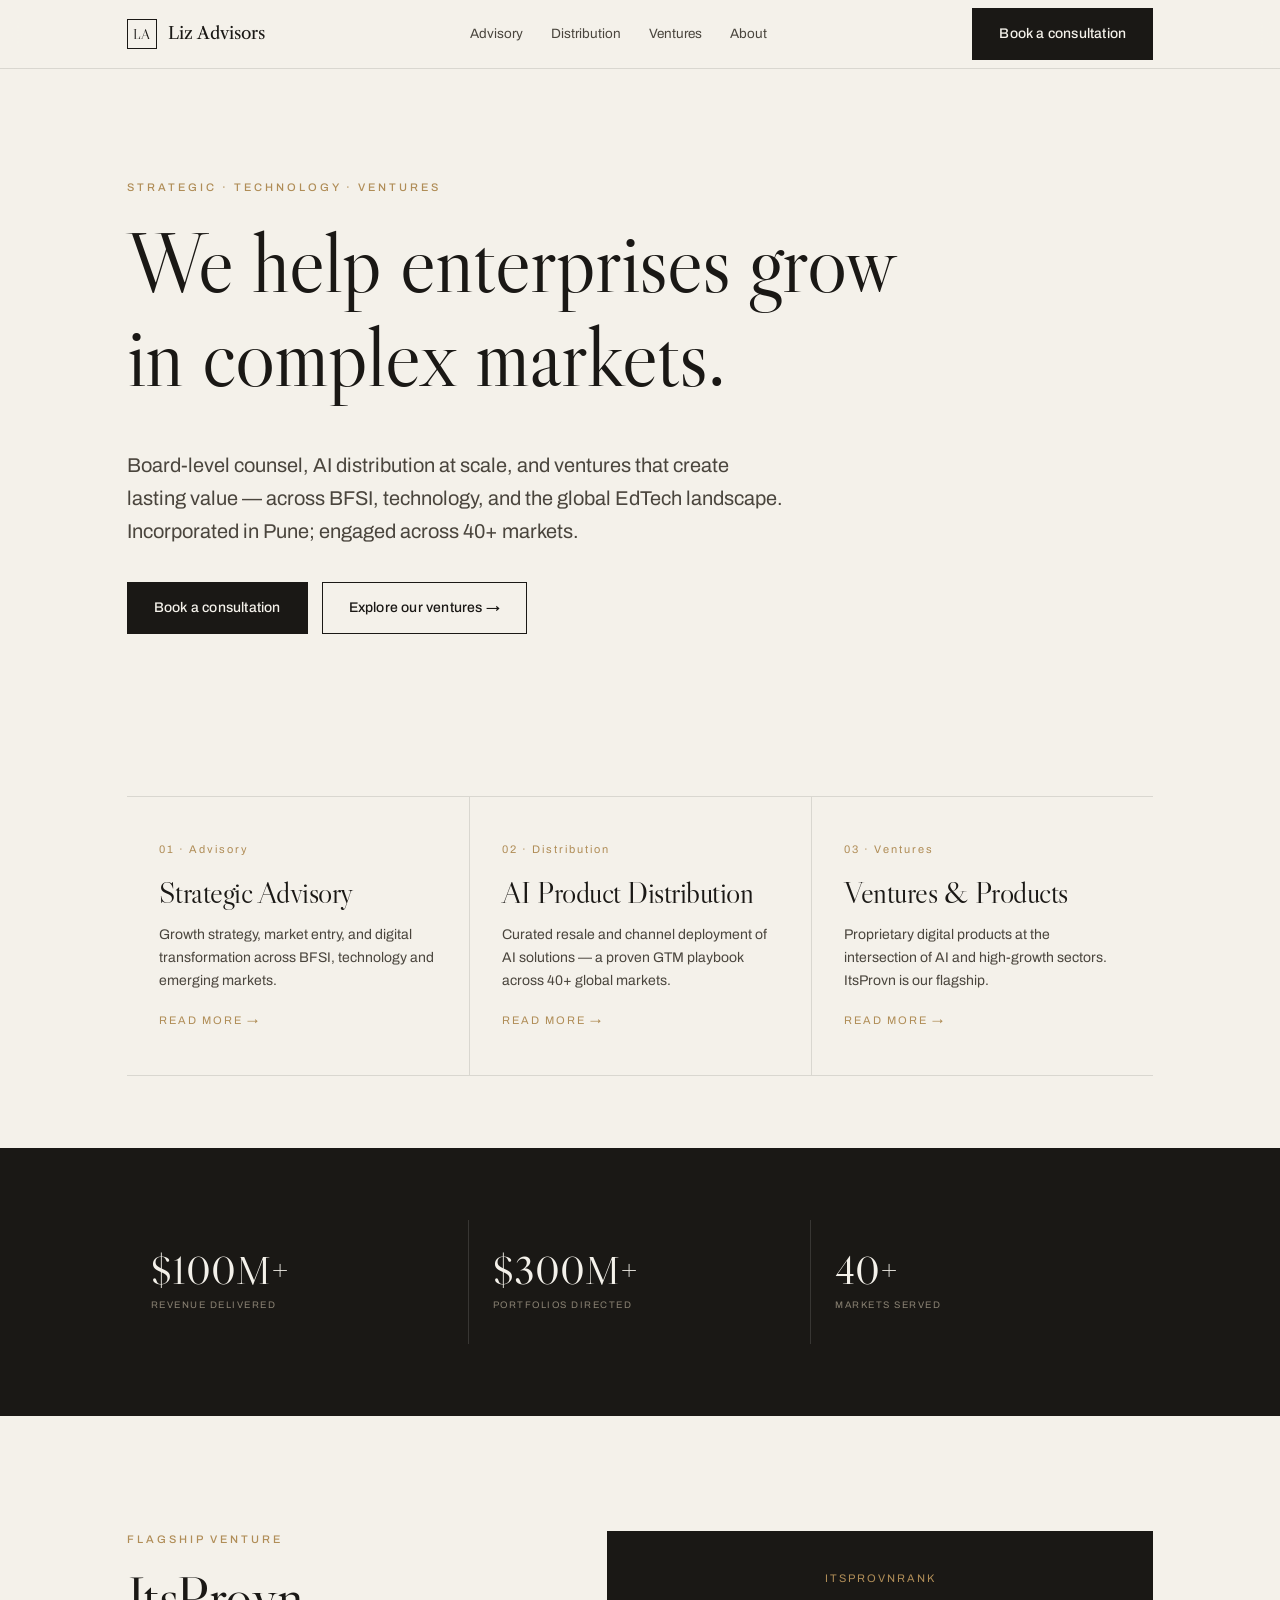
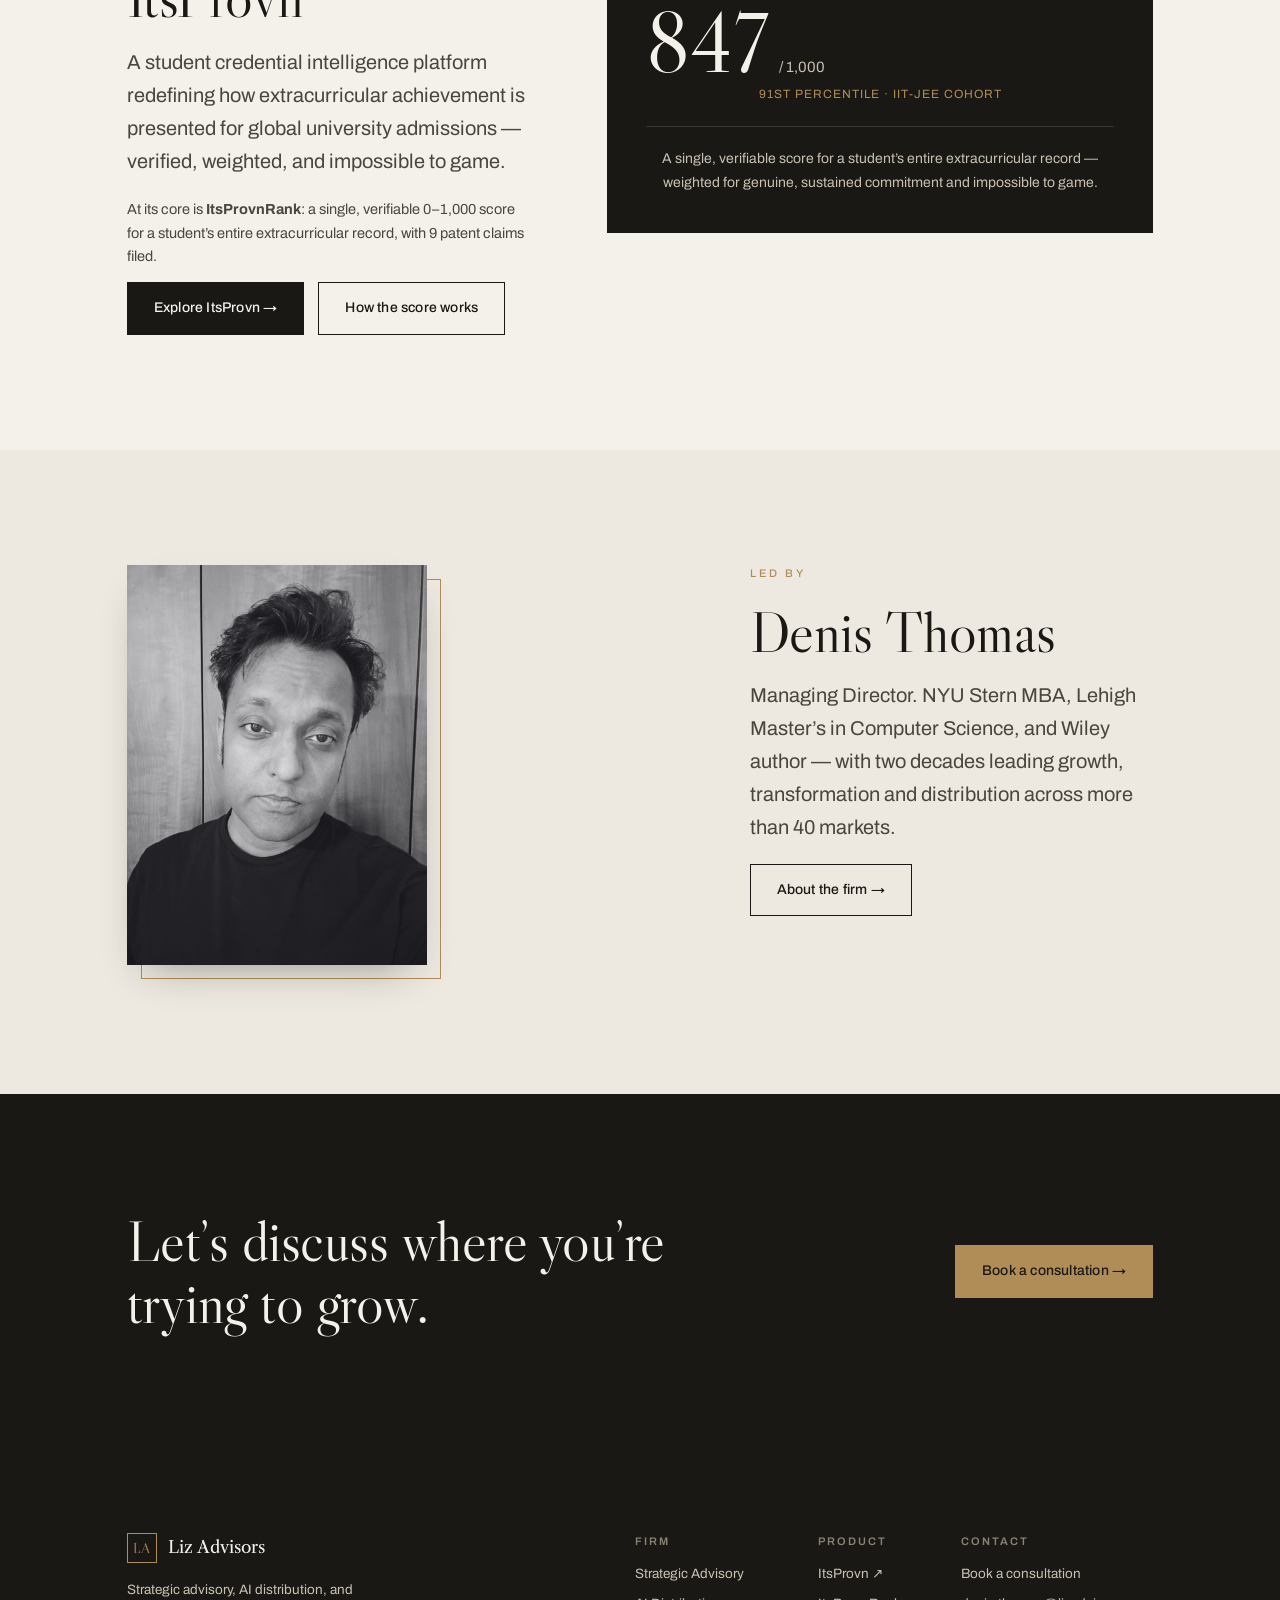
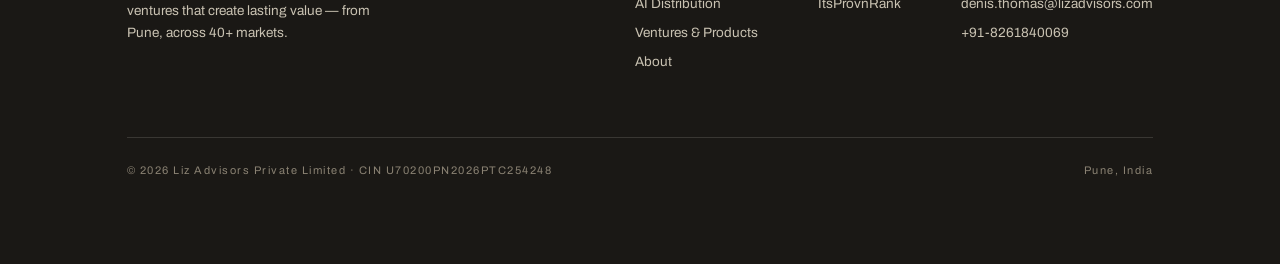
<file: index.html>
<!doctype html>
<html lang="en">
<head>
<meta charset="utf-8">
<meta name="viewport" content="width=device-width, initial-scale=1">
<title>Liz Advisors — Strategic advisory, AI distribution & ventures</title>
<meta name="description" content="Liz Advisors helps enterprises grow in complex markets, deploy AI at scale, and build ventures that create lasting value across BFSI, technology and EdTech.">
<meta property="og:type" content="website">
<meta property="og:site_name" content="Liz Advisors">
<meta property="og:url" content="https://www.lizadvisors.com/">
<meta property="og:title" content="Liz Advisors — Strategic advisory, AI distribution & ventures">
<meta property="og:description" content="Liz Advisors helps enterprises grow in complex markets, deploy AI at scale, and build ventures that create lasting value across BFSI, technology and EdTech.">
<meta property="og:image" content="https://www.lizadvisors.com/assets/og-image.jpg">
<meta property="og:image:width" content="1200">
<meta property="og:image:height" content="630">
<meta name="twitter:card" content="summary_large_image">
<meta name="twitter:title" content="Liz Advisors — Strategic advisory, AI distribution & ventures">
<meta name="twitter:description" content="Liz Advisors helps enterprises grow in complex markets, deploy AI at scale, and build ventures that create lasting value across BFSI, technology and EdTech.">
<meta name="twitter:image" content="https://www.lizadvisors.com/assets/og-image.jpg">
<link rel="canonical" href="https://www.lizadvisors.com/">
<link rel="preconnect" href="https://fonts.googleapis.com"><link rel="preconnect" href="https://fonts.gstatic.com" crossorigin><link href="https://fonts.googleapis.com/css2?family=Libre+Caslon+Display&family=Libre+Caslon+Text:ital,wght@0,400;0,700;1,400&family=Archivo:wght@400;500;600;700&display=swap" rel="stylesheet">
<link rel="stylesheet" href="styles.css">
<link rel="icon" href="assets/favicon.svg">
</head>
<body>
<header class="site-head">
  <div class="container nav">
    <a class="brand" href="index.html" aria-label="Liz Advisors — home"><span class="mark">LA</span><span class="name">Liz Advisors</span></a>
    <nav class="nav-links" aria-label="Primary">
      <a href="advisory.html">Advisory</a>
      <a href="distribution.html">Distribution</a>
      <a href="ventures.html">Ventures</a>
      <a href="about.html">About</a>
    </nav>
    <div class="nav-cta">
      <a class="btn btn--solid" href="contact.html">Book a consultation</a>
      <button class="nav-toggle" id="navToggle" aria-label="Open menu" aria-expanded="false"><span></span><span></span><span></span></button>
    </div>
  </div>
  <div class="mobile-menu" id="mobileMenu">
    <a href="advisory.html">Advisory</a>
    <a href="distribution.html">Distribution</a>
    <a href="ventures.html">Ventures</a>
    <a href="about.html">About</a>
    <a class="btn btn--solid" href="contact.html">Book a consultation</a>
  </div>
</header>
<main>

<section class="hero">
  <div class="container" data-reveal>
    <p class="eyebrow">Strategic &middot; Technology &middot; Ventures</p>
    <h1 class="display">We help enterprises grow in complex markets.</h1>
    <p class="lead">Board-level counsel, AI distribution at scale, and ventures that create lasting value — across BFSI, technology, and the global EdTech landscape. Incorporated in Pune; engaged across 40+ markets.</p>
    <div class="btn-row">
      <a class="btn btn--solid" href="contact.html">Book a consultation</a>
      <a class="btn" href="ventures.html">Explore our ventures &rarr;</a>
    </div>
  </div>
</section>

<section class="section--tight">
  <div class="container"><hr class="hr"></div>
  <div class="container divided grid-3" style="border-top:0" data-reveal>
    <a class="col pillar" href="advisory.html" style="display:block;transition:background .15s" onmouseover="this.style.background='var(--paper-2)'" onmouseout="this.style.background='transparent'">
      <div class="num">01 &middot; Advisory</div><h3 class="h3">Strategic Advisory</h3>
      <p>Growth strategy, market entry, and digital transformation across BFSI, technology and emerging markets.</p>
      <p style="margin-top:16px"><span class="label">Read more &rarr;</span></p>
    </a>
    <a class="col pillar" href="distribution.html" style="display:block;transition:background .15s" onmouseover="this.style.background='var(--paper-2)'" onmouseout="this.style.background='transparent'">
      <div class="num">02 &middot; Distribution</div><h3 class="h3">AI Product Distribution</h3>
      <p>Curated resale and channel deployment of AI solutions — a proven GTM playbook across 40+ global markets.</p>
      <p style="margin-top:16px"><span class="label">Read more &rarr;</span></p>
    </a>
    <a class="col pillar" href="ventures.html" style="display:block;transition:background .15s" onmouseover="this.style.background='var(--paper-2)'" onmouseout="this.style.background='transparent'">
      <div class="num">03 &middot; Ventures</div><h3 class="h3">Ventures &amp; Products</h3>
      <p>Proprietary digital products at the intersection of AI and high-growth sectors. ItsProvn is our flagship.</p>
      <p style="margin-top:16px"><span class="label">Read more &rarr;</span></p>
    </a>
  </div>
  <div class="container"><hr class="hr"></div>
</section>

<section class="bg-ink section--tight">
  <div class="container stats stats--3" data-reveal>
    <div class="stat"><div class="num">$100M+</div><div class="cap">Revenue delivered</div></div>
    <div class="stat"><div class="num">$300M+</div><div class="cap">Portfolios directed</div></div>
    <div class="stat"><div class="num">40+</div><div class="cap">Markets served</div></div>
  </div>
</section>

<section class="section">
  <div class="container featrow" data-reveal>
    <div>
      <p class="eyebrow">Flagship venture</p>
      <h2 class="h2">ItsProvn</h2>
      <p class="lead" style="margin-top:18px">A student credential intelligence platform redefining how extracurricular achievement is presented for global university admissions — verified, weighted, and impossible to game.</p>
      <p class="muted" style="font-size:14.5px">At its core is <strong>ItsProvnRank</strong>: a single, verifiable 0&ndash;1,000 score for a student&rsquo;s entire extracurricular record, with 9 patent claims filed.</p>
      <div class="btn-row" style="margin-top:8px">
        <a class="btn btn--solid" href="https://www.itsprovn.com" target="_blank" rel="noopener">Explore ItsProvn &rarr;</a>
        <a class="btn" href="ventures.html#rank">How the score works</a>
      </div>
    </div>
    <div class="ph" style="background:var(--ink);border:1px solid var(--line);padding:clamp(26px,3vw,38px);display:block;color:var(--paper);font-family:var(--sans)">
  <div class="label" style="color:var(--brass)">ITSPROVNRANK</div>
  <div style="display:flex;align-items:baseline;gap:10px;margin-top:14px"><span style="font-family:var(--serif);font-size:clamp(54px,8vw,84px);line-height:1">847</span><span style="color:var(--stone);font-size:15px">/ 1,000</span></div>
  <div style="font-size:12px;letter-spacing:1px;color:var(--brass);margin-bottom:22px">91ST PERCENTILE &middot; IIT-JEE COHORT</div>
  <p style="color:var(--stone);font-size:14px;line-height:1.65;margin:18px 0 0;border-top:1px solid var(--line-light);padding-top:20px">A single, verifiable score for a student&rsquo;s entire extracurricular record — weighted for genuine, sustained commitment and impossible to game.</p>
</div>
  </div>
</section>

<section class="bg-paper2 section">
  <div class="container featrow featrow--rev" data-reveal>
    <div class="portrait-wrap"><span class="frame" aria-hidden="true"></span><img src="assets/denis-portrait.jpg" alt="Denis Thomas, Managing Director of Liz Advisors"></div>
    <div>
      <p class="eyebrow">Led by</p>
      <h2 class="h2">Denis Thomas</h2>
      <p class="lead" style="margin-top:16px">Managing Director. NYU Stern MBA, Lehigh Master&rsquo;s in Computer Science, and Wiley author — with two decades leading growth, transformation and distribution across more than 40 markets.</p>
      <a class="btn" href="about.html">About the firm &rarr;</a>
    </div>
  </div>
</section>

<section class="bg-ink section">
  <div class="container cta-band" data-reveal>
    <h2 class="h2">Let&rsquo;s discuss where you&rsquo;re trying to grow.</h2>
    <a class="btn btn--brass" href="contact.html">Book a consultation &rarr;</a>
  </div>
</section>
</main>
<footer class="site-foot">
  <div class="container">
    <div class="foot-grid">
      <div class="foot-brand">
        <a class="brand" href="index.html"><span class="mark">LA</span><span class="name">Liz Advisors</span></a>
        <p style="max-width:34ch;margin-top:16px;font-size:13.5px;line-height:1.6;color:var(--stone)">Strategic advisory, AI distribution, and ventures that create lasting value — from Pune, across 40+ markets.</p>
      </div>
      <div class="foot-links">
        <div class="foot-col"><h4>Firm</h4>
          <a href="advisory.html">Strategic Advisory</a>
          <a href="distribution.html">AI Distribution</a>
          <a href="ventures.html">Ventures &amp; Products</a>
          <a href="about.html">About</a></div>
        <div class="foot-col"><h4>Product</h4>
          <a href="https://www.itsprovn.com" target="_blank" rel="noopener">ItsProvn &#8599;</a>
          <a href="ventures.html#rank">ItsProvnRank</a></div>
        <div class="foot-col"><h4>Contact</h4>
          <a href="contact.html">Book a consultation</a>
          <a href="mailto:denis.thomas@lizadvisors.com">denis.thomas@lizadvisors.com</a>
          <a href="tel:+918261840069">+91-8261840069</a></div>
      </div>
    </div>
    <div class="foot-bottom">
      <span>&copy; 2026 Liz Advisors Private Limited &middot; CIN U70200PN2026PTC254248</span>
      <span>Pune, India</span>
    </div>
  </div>
</footer>
<script>
(function(){
  var t=document.getElementById('navToggle'),m=document.getElementById('mobileMenu');
  if(t&&m){t.addEventListener('click',function(){var o=m.classList.toggle('open');t.setAttribute('aria-expanded',o);});}
  var els=document.querySelectorAll('[data-reveal]');
  if('IntersectionObserver' in window){
    var io=new IntersectionObserver(function(es){es.forEach(function(e){if(e.isIntersecting){e.target.classList.add('in');io.unobserve(e.target);}});},{threshold:0.12});
    els.forEach(function(e){io.observe(e);});
  } else { els.forEach(function(e){e.classList.add('in');}); }
})();
</script>
</body>
</html>
</file>
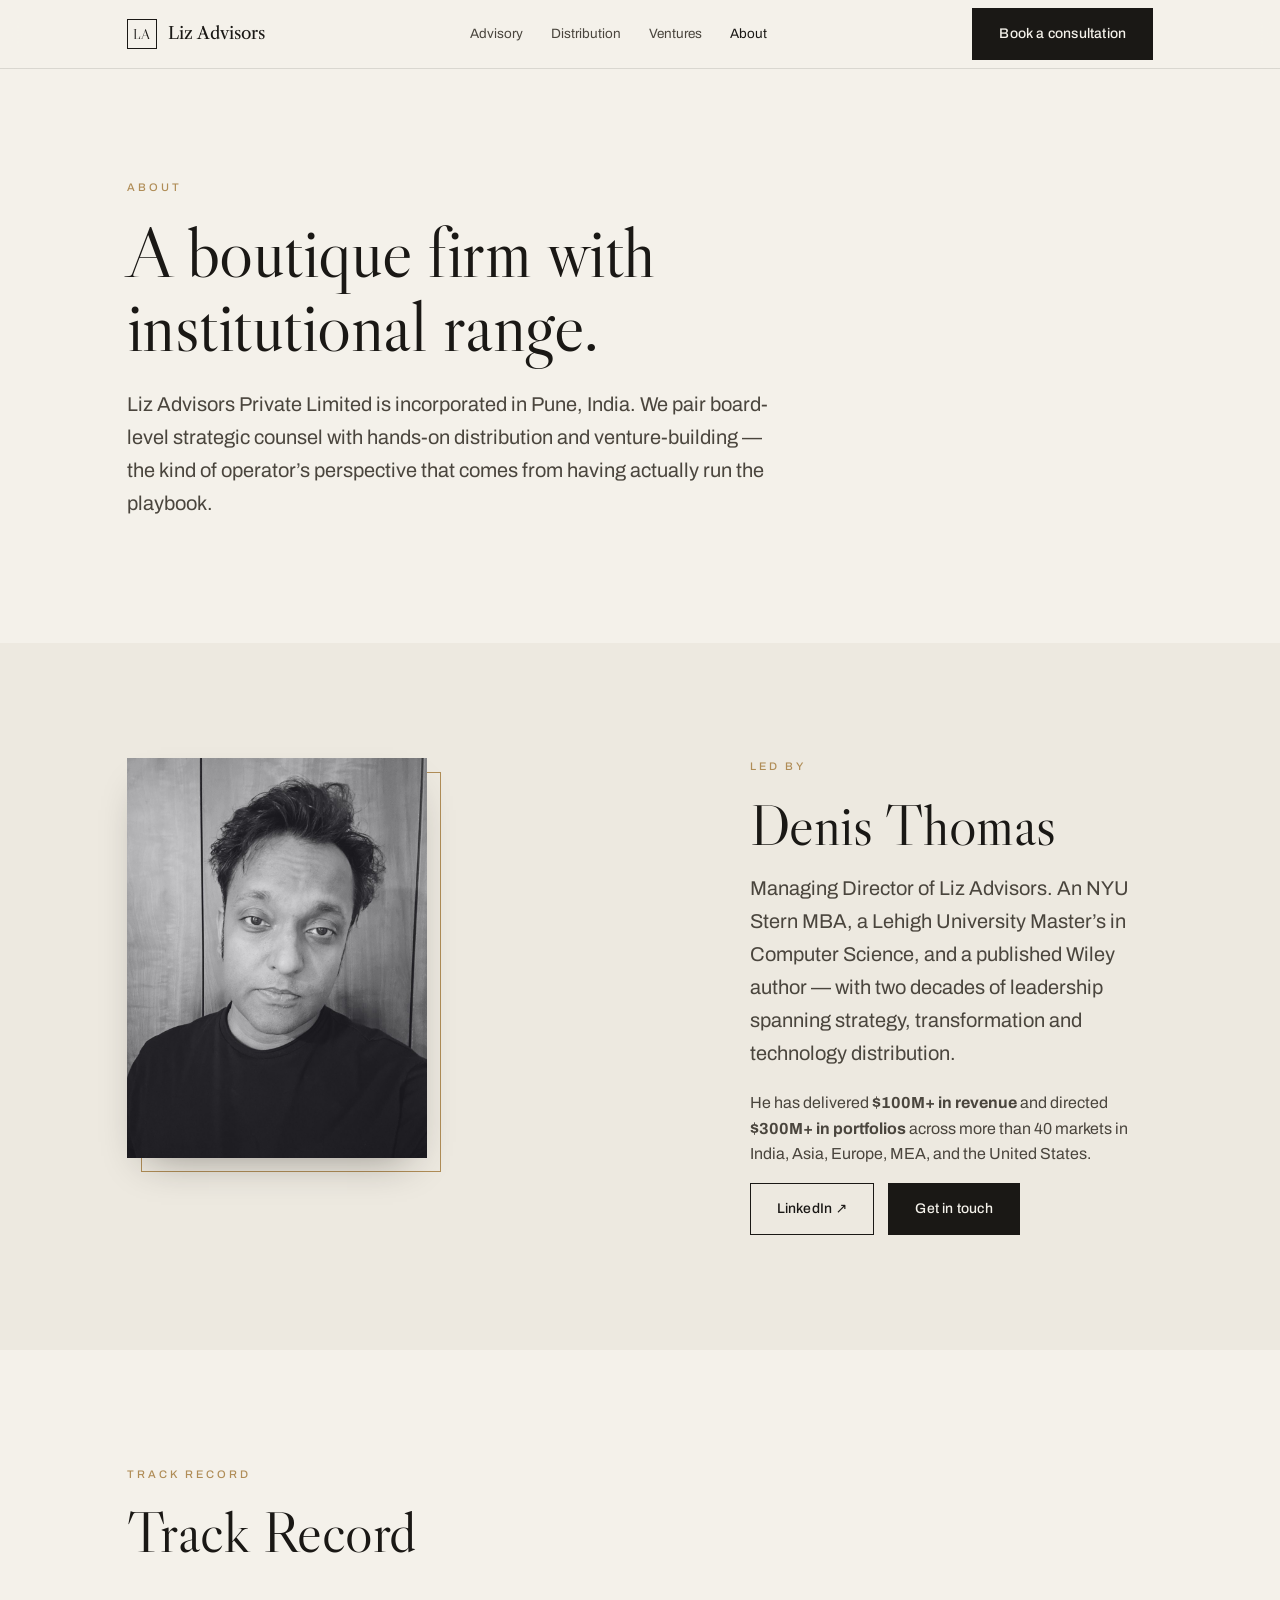
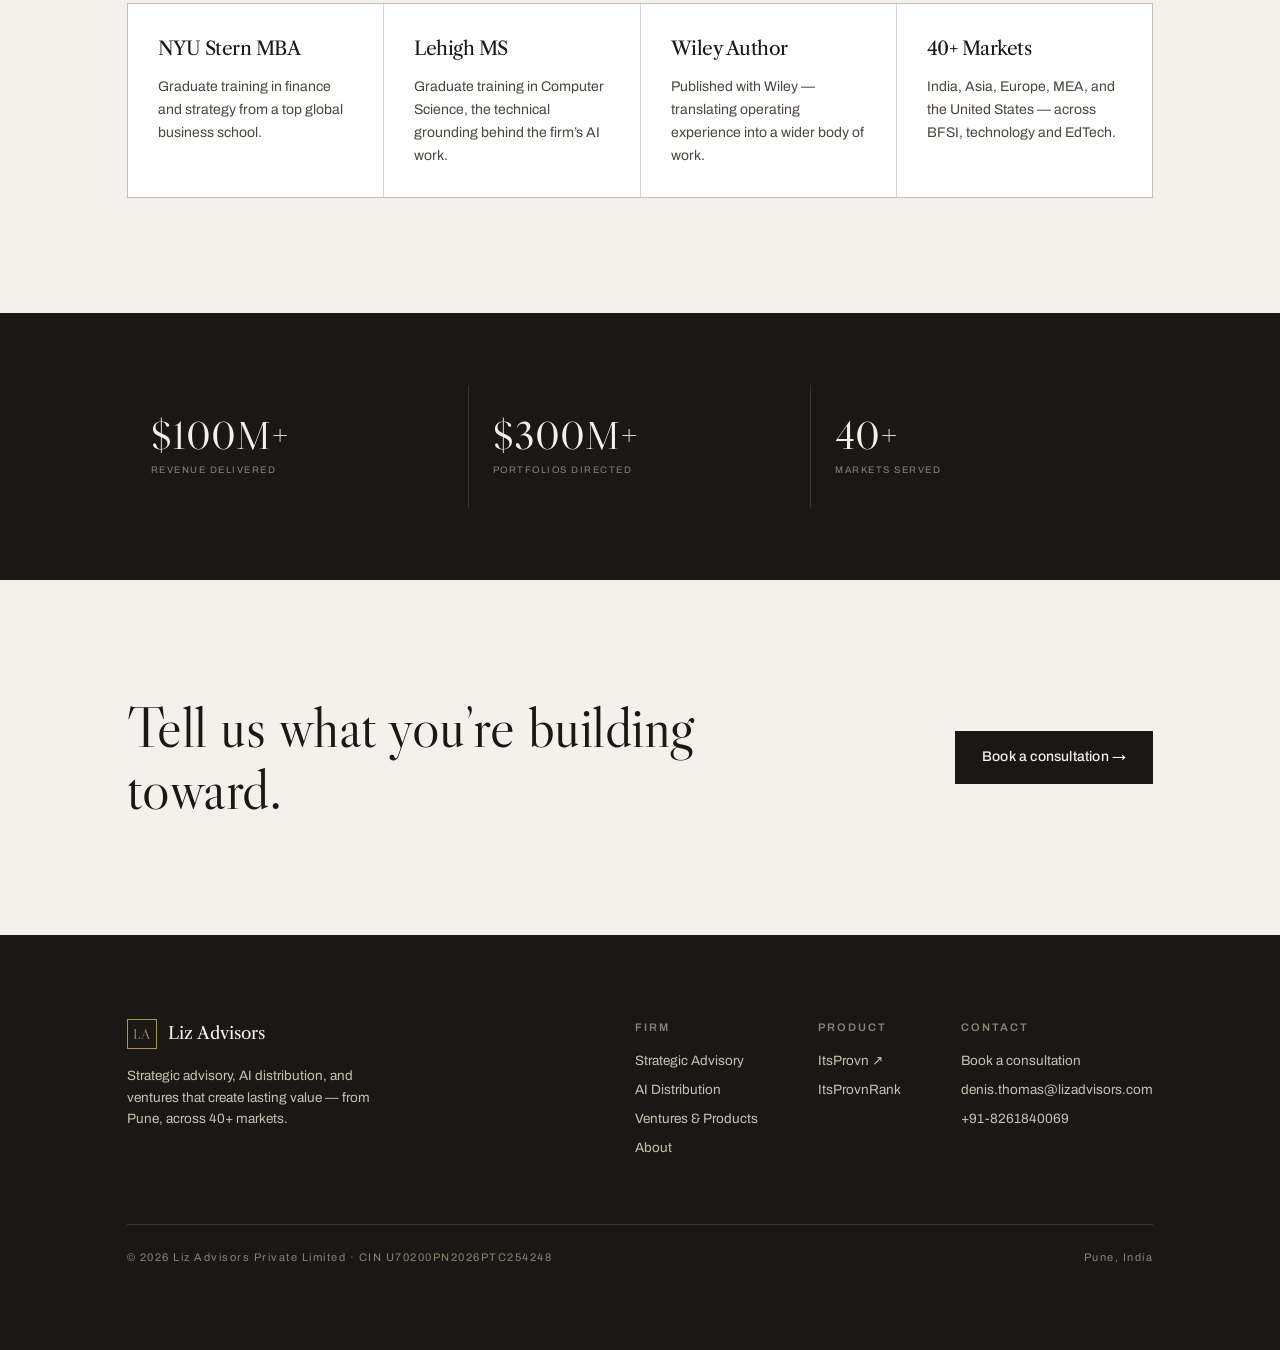
<file: about.html>
<!doctype html>
<html lang="en">
<head>
<meta charset="utf-8">
<meta name="viewport" content="width=device-width, initial-scale=1">
<title>About — Liz Advisors</title>
<meta name="description" content="Led by Denis Thomas — NYU Stern MBA, Lehigh MS in Computer Science and Wiley author. $100M+ revenue delivered across 40+ markets.">
<meta property="og:type" content="website">
<meta property="og:site_name" content="Liz Advisors">
<meta property="og:url" content="https://www.lizadvisors.com/about">
<meta property="og:title" content="About — Liz Advisors">
<meta property="og:description" content="Led by Denis Thomas — NYU Stern MBA, Lehigh MS in Computer Science and Wiley author. $100M+ revenue delivered across 40+ markets.">
<meta property="og:image" content="https://www.lizadvisors.com/assets/og-image.jpg">
<meta property="og:image:width" content="1200">
<meta property="og:image:height" content="630">
<meta name="twitter:card" content="summary_large_image">
<meta name="twitter:title" content="About — Liz Advisors">
<meta name="twitter:description" content="Led by Denis Thomas — NYU Stern MBA, Lehigh MS in Computer Science and Wiley author. $100M+ revenue delivered across 40+ markets.">
<meta name="twitter:image" content="https://www.lizadvisors.com/assets/og-image.jpg">
<link rel="canonical" href="https://www.lizadvisors.com/about">
<link rel="preconnect" href="https://fonts.googleapis.com"><link rel="preconnect" href="https://fonts.gstatic.com" crossorigin><link href="https://fonts.googleapis.com/css2?family=Libre+Caslon+Display&family=Libre+Caslon+Text:ital,wght@0,400;0,700;1,400&family=Archivo:wght@400;500;600;700&display=swap" rel="stylesheet">
<link rel="stylesheet" href="styles.css">
<link rel="icon" href="assets/favicon.svg">
</head>
<body>
<header class="site-head">
  <div class="container nav">
    <a class="brand" href="index.html" aria-label="Liz Advisors — home"><span class="mark">LA</span><span class="name">Liz Advisors</span></a>
    <nav class="nav-links" aria-label="Primary">
      <a href="advisory.html">Advisory</a>
      <a href="distribution.html">Distribution</a>
      <a href="ventures.html">Ventures</a>
      <a href="about.html" aria-current="page">About</a>
    </nav>
    <div class="nav-cta">
      <a class="btn btn--solid" href="contact.html">Book a consultation</a>
      <button class="nav-toggle" id="navToggle" aria-label="Open menu" aria-expanded="false"><span></span><span></span><span></span></button>
    </div>
  </div>
  <div class="mobile-menu" id="mobileMenu">
    <a href="advisory.html">Advisory</a><a href="distribution.html">Distribution</a><a href="ventures.html">Ventures</a><a href="about.html">About</a>
    <a class="btn btn--solid" href="contact.html">Book a consultation</a>
  </div>
</header>
<main>

<section class="hero">
  <div class="container" data-reveal>
    <p class="eyebrow">About</p>
    <h1 class="h1" style="max-width:16ch">A boutique firm with institutional range.</h1>
    <p class="lead" style="margin-top:24px">Liz Advisors Private Limited is incorporated in Pune, India. We pair board-level strategic counsel with hands-on distribution and venture-building — the kind of operator&rsquo;s perspective that comes from having actually run the playbook.</p>
  </div>
</section>

<section class="bg-paper2 section">
  <div class="container featrow featrow--rev" data-reveal>
    <div class="portrait-wrap"><span class="frame" aria-hidden="true"></span><img src="assets/denis-portrait.jpg" alt="Denis Thomas, Managing Director of Liz Advisors"></div>
    <div>
      <p class="eyebrow">Led by</p>
      <h2 class="h2">Denis Thomas</h2>
      <p class="lead" style="margin-top:16px">Managing Director of Liz Advisors. An NYU Stern MBA, a Lehigh University Master&rsquo;s in Computer Science, and a published Wiley author — with two decades of leadership spanning strategy, transformation and technology distribution.</p>
      <p class="muted">He has delivered <strong>$100M+ in revenue</strong> and directed <strong>$300M+ in portfolios</strong> across more than 40 markets in India, Asia, Europe, MEA, and the United States.</p>
      <div class="btn-row"><a class="btn" href="https://www.linkedin.com/in/tdenisk" target="_blank" rel="noopener">LinkedIn &#8599;</a><a class="btn btn--solid" href="contact.html">Get in touch</a></div>
    </div>
  </div>
</section>

<section class="section">
  <div class="container" data-reveal>
    <p class="eyebrow">Track record</p>
    <h2 class="h2" style="max-width:14ch;margin-bottom:40px">Track Record</h2>
    <div class="cardgrid">
      <div class="card"><h3>NYU Stern MBA</h3><p>Graduate training in finance and strategy from a top global business school.</p></div>
      <div class="card"><h3>Lehigh MS</h3><p>Graduate training in Computer Science, the technical grounding behind the firm&rsquo;s AI work.</p></div>
      <div class="card"><h3>Wiley Author</h3><p>Published with Wiley — translating operating experience into a wider body of work.</p></div>
      <div class="card"><h3>40+ Markets</h3><p>India, Asia, Europe, MEA, and the United States — across BFSI, technology and EdTech.</p></div>
    </div>
  </div>
</section>

<section class="bg-ink section--tight">
  <div class="container stats stats--3" data-reveal>
    <div class="stat"><div class="num">$100M+</div><div class="cap">Revenue delivered</div></div>
    <div class="stat"><div class="num">$300M+</div><div class="cap">Portfolios directed</div></div>
    <div class="stat"><div class="num">40+</div><div class="cap">Markets served</div></div>
  </div>
</section>

<section class="section">
  <div class="container cta-band" data-reveal>
    <h2 class="h2">Tell us what you&rsquo;re building toward.</h2>
    <a class="btn btn--solid" href="contact.html">Book a consultation &rarr;</a>
  </div>
</section>
</main>
<footer class="site-foot"><div class="container">
  <div class="foot-grid">
    <div class="foot-brand"><a class="brand" href="index.html"><span class="mark">LA</span><span class="name">Liz Advisors</span></a>
      <p style="max-width:34ch;margin-top:16px;font-size:13.5px;line-height:1.6;color:var(--stone)">Strategic advisory, AI distribution, and ventures that create lasting value — from Pune, across 40+ markets.</p></div>
    <div class="foot-links">
      <div class="foot-col"><h4>Firm</h4><a href="advisory.html">Strategic Advisory</a><a href="distribution.html">AI Distribution</a><a href="ventures.html">Ventures &amp; Products</a><a href="about.html">About</a></div>
      <div class="foot-col"><h4>Product</h4><a href="https://www.itsprovn.com" target="_blank" rel="noopener">ItsProvn &#8599;</a><a href="ventures.html#rank">ItsProvnRank</a></div>
      <div class="foot-col"><h4>Contact</h4><a href="contact.html">Book a consultation</a><a href="mailto:denis.thomas@lizadvisors.com">denis.thomas@lizadvisors.com</a><a href="tel:+918261840069">+91-8261840069</a></div>
    </div>
  </div>
  <div class="foot-bottom"><span>&copy; 2026 Liz Advisors Private Limited &middot; CIN U70200PN2026PTC254248</span><span>Pune, India</span></div>
</div></footer>
<script>(function(){var t=document.getElementById('navToggle'),m=document.getElementById('mobileMenu');if(t&&m){t.addEventListener('click',function(){var o=m.classList.toggle('open');t.setAttribute('aria-expanded',o);});}})();</script>

</body>
</html>
</file>
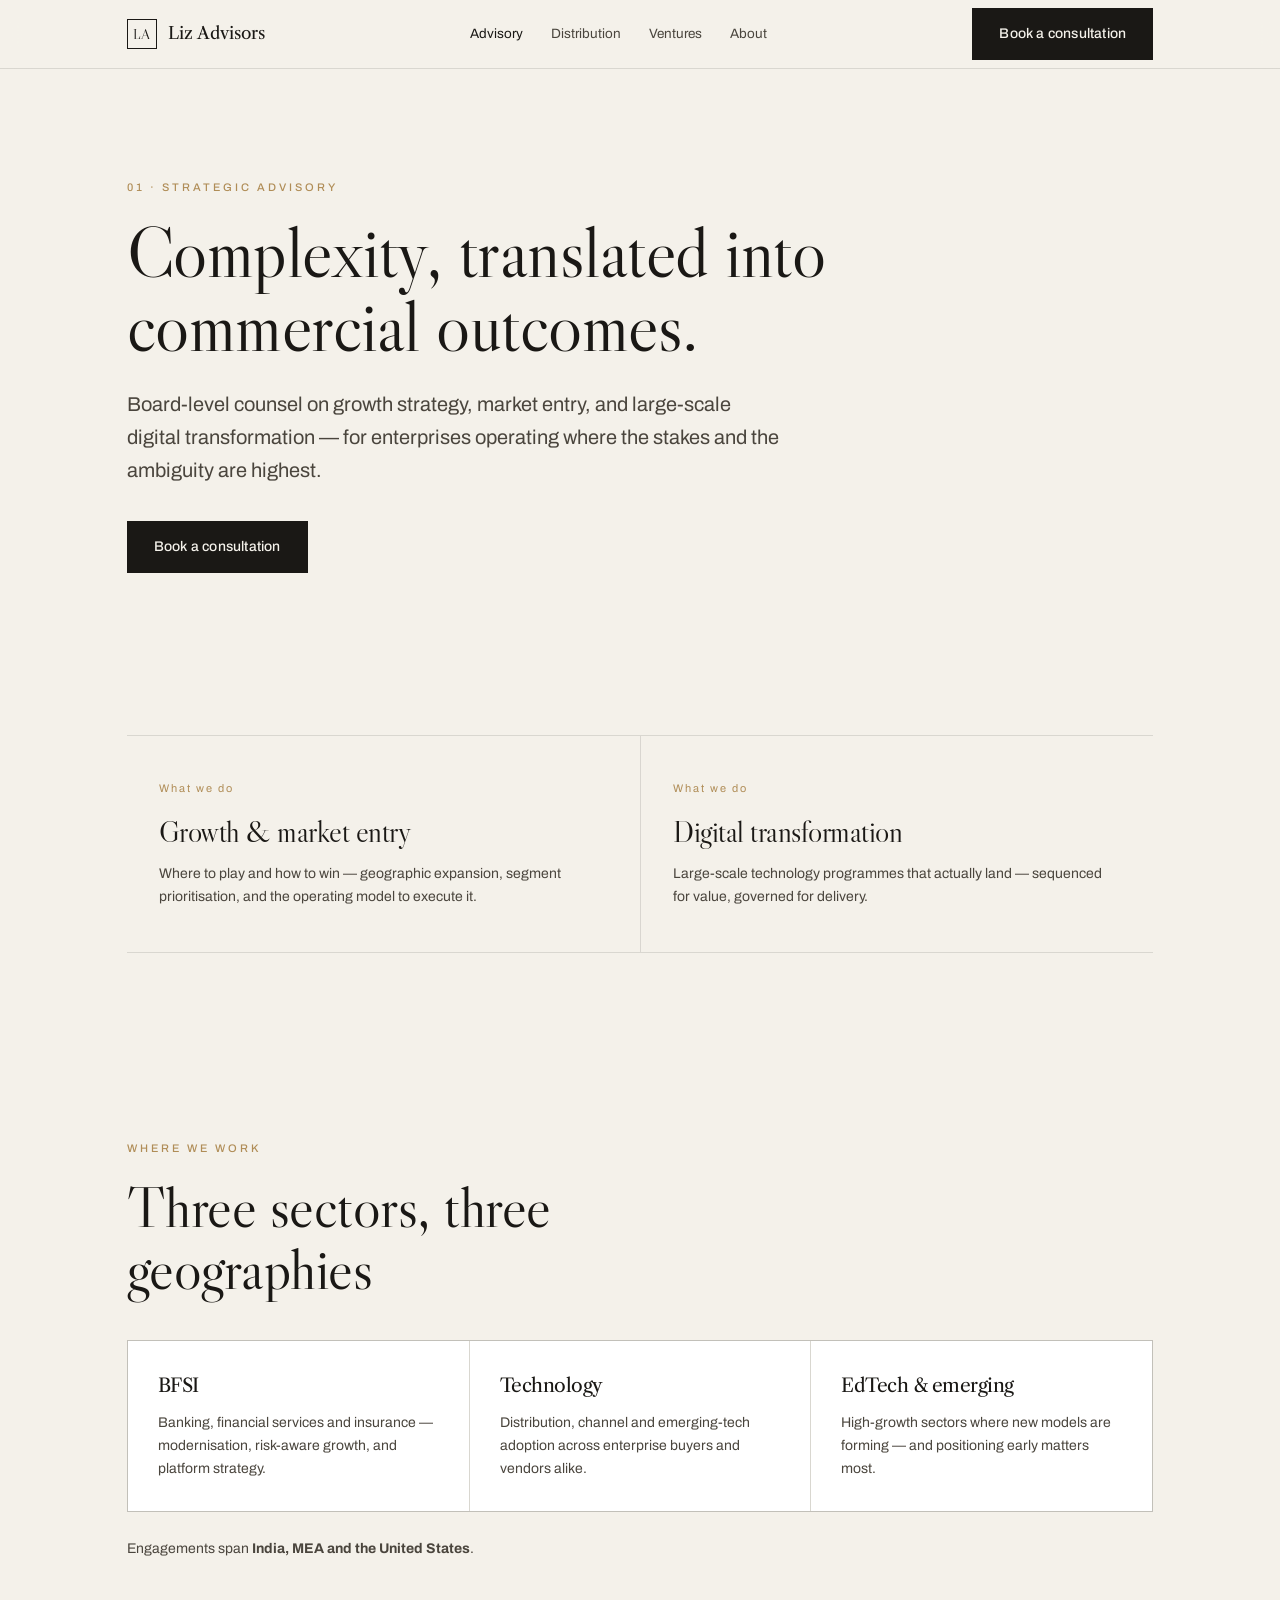
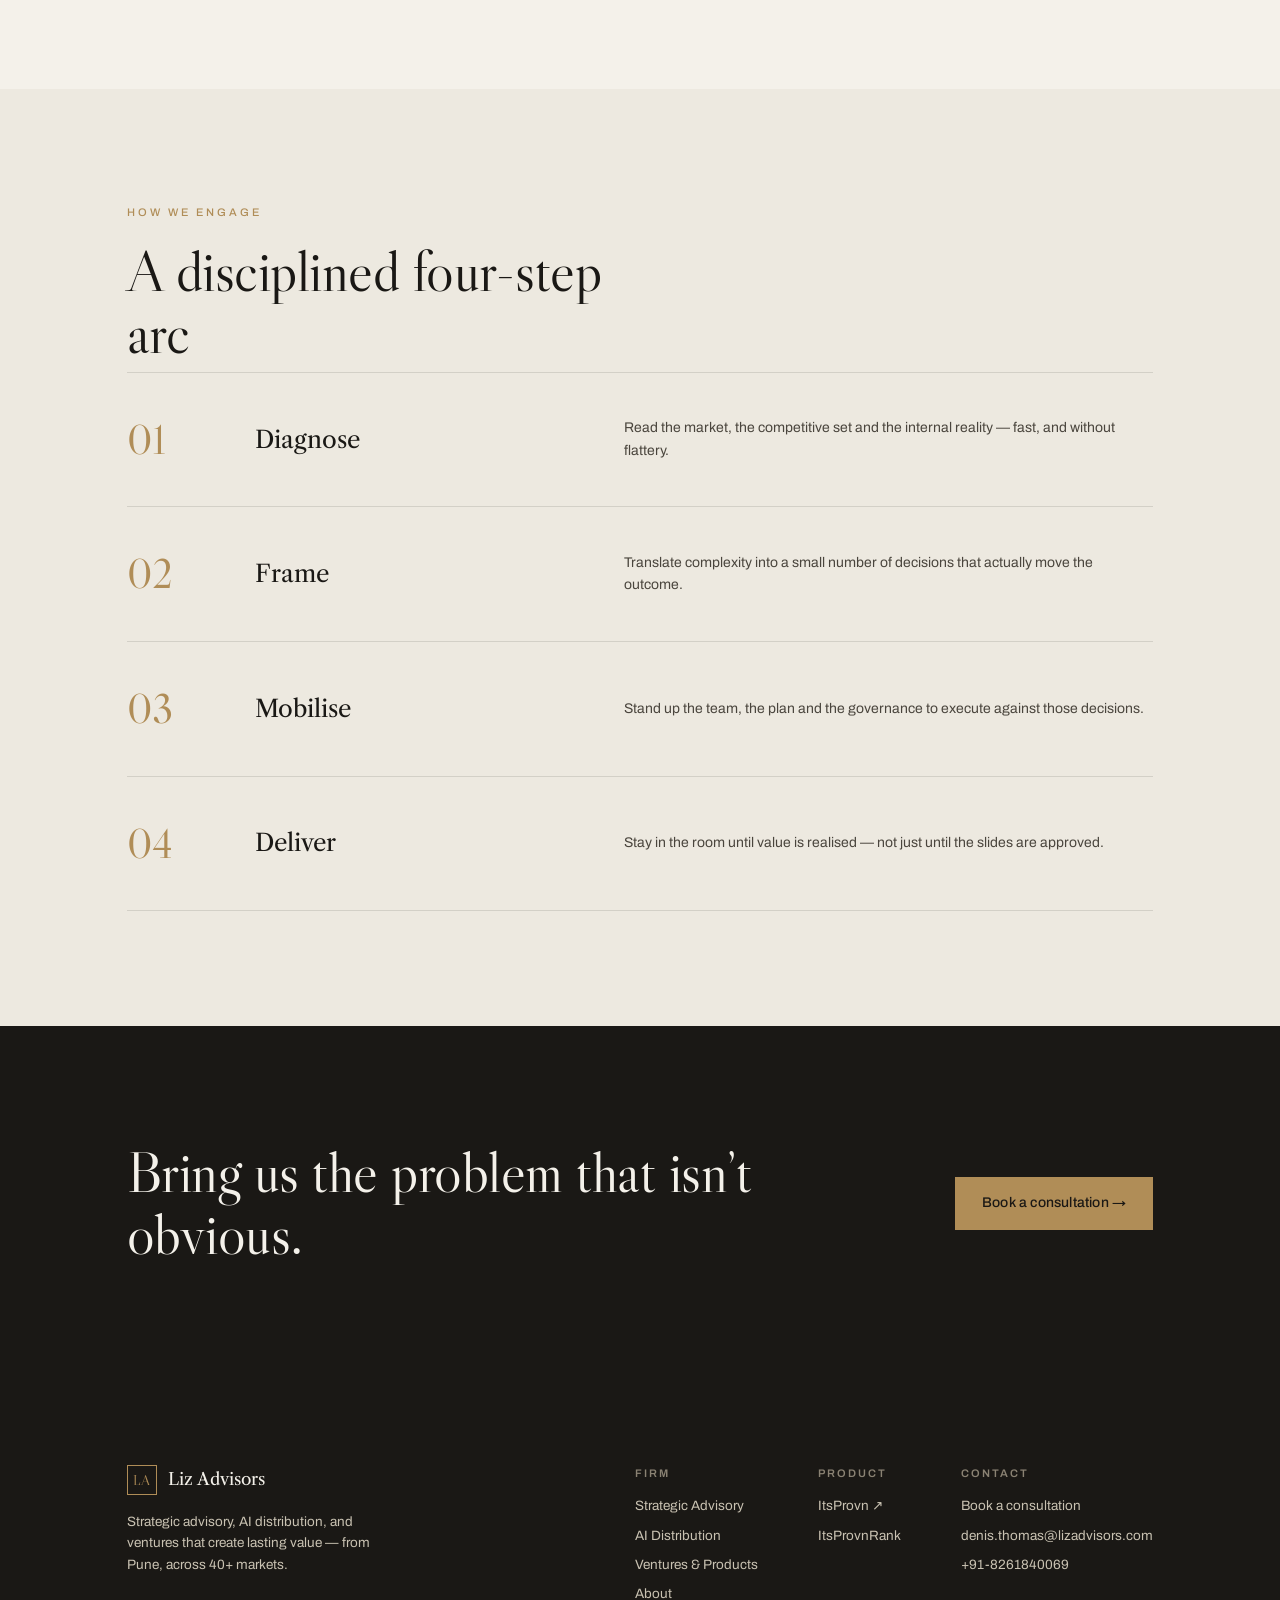
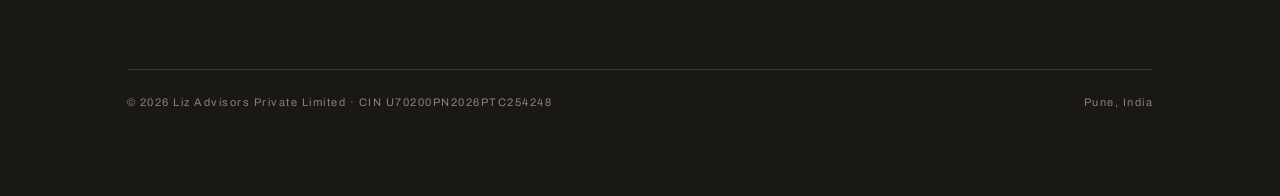
<file: advisory.html>
<!doctype html>
<html lang="en">
<head>
<meta charset="utf-8">
<meta name="viewport" content="width=device-width, initial-scale=1">
<title>Strategic Advisory — Liz Advisors</title>
<meta name="description" content="Board-level counsel on growth strategy, market entry and digital transformation across BFSI, technology and emerging markets.">
<meta property="og:type" content="website">
<meta property="og:site_name" content="Liz Advisors">
<meta property="og:url" content="https://www.lizadvisors.com/advisory">
<meta property="og:title" content="Strategic Advisory — Liz Advisors">
<meta property="og:description" content="Board-level counsel on growth strategy, market entry and digital transformation across BFSI, technology and emerging markets.">
<meta property="og:image" content="https://www.lizadvisors.com/assets/og-image.jpg">
<meta property="og:image:width" content="1200">
<meta property="og:image:height" content="630">
<meta name="twitter:card" content="summary_large_image">
<meta name="twitter:title" content="Strategic Advisory — Liz Advisors">
<meta name="twitter:description" content="Board-level counsel on growth strategy, market entry and digital transformation across BFSI, technology and emerging markets.">
<meta name="twitter:image" content="https://www.lizadvisors.com/assets/og-image.jpg">
<link rel="canonical" href="https://www.lizadvisors.com/advisory">
<link rel="preconnect" href="https://fonts.googleapis.com"><link rel="preconnect" href="https://fonts.gstatic.com" crossorigin><link href="https://fonts.googleapis.com/css2?family=Libre+Caslon+Display&family=Libre+Caslon+Text:ital,wght@0,400;0,700;1,400&family=Archivo:wght@400;500;600;700&display=swap" rel="stylesheet">
<link rel="stylesheet" href="styles.css">
<link rel="icon" href="assets/favicon.svg">
</head>
<body>
<header class="site-head">
  <div class="container nav">
    <a class="brand" href="index.html" aria-label="Liz Advisors — home"><span class="mark">LA</span><span class="name">Liz Advisors</span></a>
    <nav class="nav-links" aria-label="Primary">
      <a href="advisory.html" aria-current="page">Advisory</a>
      <a href="distribution.html">Distribution</a>
      <a href="ventures.html">Ventures</a>
      <a href="about.html">About</a>
    </nav>
    <div class="nav-cta">
      <a class="btn btn--solid" href="contact.html">Book a consultation</a>
      <button class="nav-toggle" id="navToggle" aria-label="Open menu" aria-expanded="false"><span></span><span></span><span></span></button>
    </div>
  </div>
  <div class="mobile-menu" id="mobileMenu">
    <a href="advisory.html">Advisory</a>
    <a href="distribution.html">Distribution</a>
    <a href="ventures.html">Ventures</a>
    <a href="about.html">About</a>
    <a class="btn btn--solid" href="contact.html">Book a consultation</a>
  </div>
</header>
<main>

<section class="hero">
  <div class="container" data-reveal>
    <p class="eyebrow">01 &middot; Strategic Advisory</p>
    <h1 class="h1" style="max-width:18ch">Complexity, translated into commercial outcomes.</h1>
    <p class="lead" style="margin-top:24px">Board-level counsel on growth strategy, market entry, and large-scale digital transformation — for enterprises operating where the stakes and the ambiguity are highest.</p>
    <div class="btn-row"><a class="btn btn--solid" href="contact.html">Book a consultation</a></div>
  </div>
</section>

<section class="section--tight"><div class="container"><hr class="hr"></div>
  <div class="container divided grid-3" style="border-top:0;grid-template-columns:repeat(2,1fr)" data-reveal>
    <div class="col pillar"><div class="num">What we do</div><h3 class="h3">Growth &amp; market entry</h3><p>Where to play and how to win — geographic expansion, segment prioritisation, and the operating model to execute it.</p></div>
    <div class="col pillar"><div class="num">What we do</div><h3 class="h3">Digital transformation</h3><p>Large-scale technology programmes that actually land — sequenced for value, governed for delivery.</p></div>
  </div>
  <div class="container"><hr class="hr"></div>
</section>

<section class="section">
  <div class="container" data-reveal>
    <p class="eyebrow">Where we work</p>
    <h2 class="h2" style="max-width:16ch;margin-bottom:40px">Three sectors, three geographies</h2>
    <div class="cardgrid">
      <div class="card"><h3>BFSI</h3><p>Banking, financial services and insurance — modernisation, risk-aware growth, and platform strategy.</p></div>
      <div class="card"><h3>Technology</h3><p>Distribution, channel and emerging-tech adoption across enterprise buyers and vendors alike.</p></div>
      <div class="card"><h3>EdTech &amp; emerging</h3><p>High-growth sectors where new models are forming — and positioning early matters most.</p></div>
    </div>
    <p class="muted" style="margin-top:26px;font-size:14px">Engagements span <strong>India, MEA and the United States</strong>.</p>
  </div>
</section>

<section class="bg-paper2 section">
  <div class="container" data-reveal>
    <p class="eyebrow">How we engage</p>
    <h2 class="h2" style="max-width:14ch;margin-bottom:8px">A disciplined four-step arc</h2>
    <ul class="tlist">
      <li><span class="n">01</span><span class="t">Diagnose</span><p class="d">Read the market, the competitive set and the internal reality — fast, and without flattery.</p></li>
      <li><span class="n">02</span><span class="t">Frame</span><p class="d">Translate complexity into a small number of decisions that actually move the outcome.</p></li>
      <li><span class="n">03</span><span class="t">Mobilise</span><p class="d">Stand up the team, the plan and the governance to execute against those decisions.</p></li>
      <li><span class="n">04</span><span class="t">Deliver</span><p class="d">Stay in the room until value is realised — not just until the slides are approved.</p></li>
    </ul>
  </div>
</section>

<section class="bg-ink section">
  <div class="container cta-band" data-reveal>
    <h2 class="h2">Bring us the problem that isn&rsquo;t obvious.</h2>
    <a class="btn btn--brass" href="contact.html">Book a consultation &rarr;</a>
  </div>
</section>
</main>
<footer class="site-foot">
  <div class="container">
    <div class="foot-grid">
      <div class="foot-brand">
        <a class="brand" href="index.html"><span class="mark">LA</span><span class="name">Liz Advisors</span></a>
        <p style="max-width:34ch;margin-top:16px;font-size:13.5px;line-height:1.6;color:var(--stone)">Strategic advisory, AI distribution, and ventures that create lasting value — from Pune, across 40+ markets.</p>
      </div>
      <div class="foot-links">
        <div class="foot-col"><h4>Firm</h4>
          <a href="advisory.html">Strategic Advisory</a>
          <a href="distribution.html">AI Distribution</a>
          <a href="ventures.html">Ventures &amp; Products</a>
          <a href="about.html">About</a></div>
        <div class="foot-col"><h4>Product</h4>
          <a href="https://www.itsprovn.com" target="_blank" rel="noopener">ItsProvn &#8599;</a>
          <a href="ventures.html#rank">ItsProvnRank</a></div>
        <div class="foot-col"><h4>Contact</h4>
          <a href="contact.html">Book a consultation</a>
          <a href="mailto:denis.thomas@lizadvisors.com">denis.thomas@lizadvisors.com</a>
          <a href="tel:+918261840069">+91-8261840069</a></div>
      </div>
    </div>
    <div class="foot-bottom">
      <span>&copy; 2026 Liz Advisors Private Limited &middot; CIN U70200PN2026PTC254248</span>
      <span>Pune, India</span>
    </div>
  </div>
</footer>
<script>
(function(){
  var t=document.getElementById('navToggle'),m=document.getElementById('mobileMenu');
  if(t&&m){t.addEventListener('click',function(){var o=m.classList.toggle('open');t.setAttribute('aria-expanded',o);});}
  var els=document.querySelectorAll('[data-reveal]');
  if('IntersectionObserver' in window){
    var io=new IntersectionObserver(function(es){es.forEach(function(e){if(e.isIntersecting){e.target.classList.add('in');io.unobserve(e.target);}});},{threshold:0.12});
    els.forEach(function(e){io.observe(e);});
  } else { els.forEach(function(e){e.classList.add('in');}); }
})();
</script>
</body>
</html>
</file>
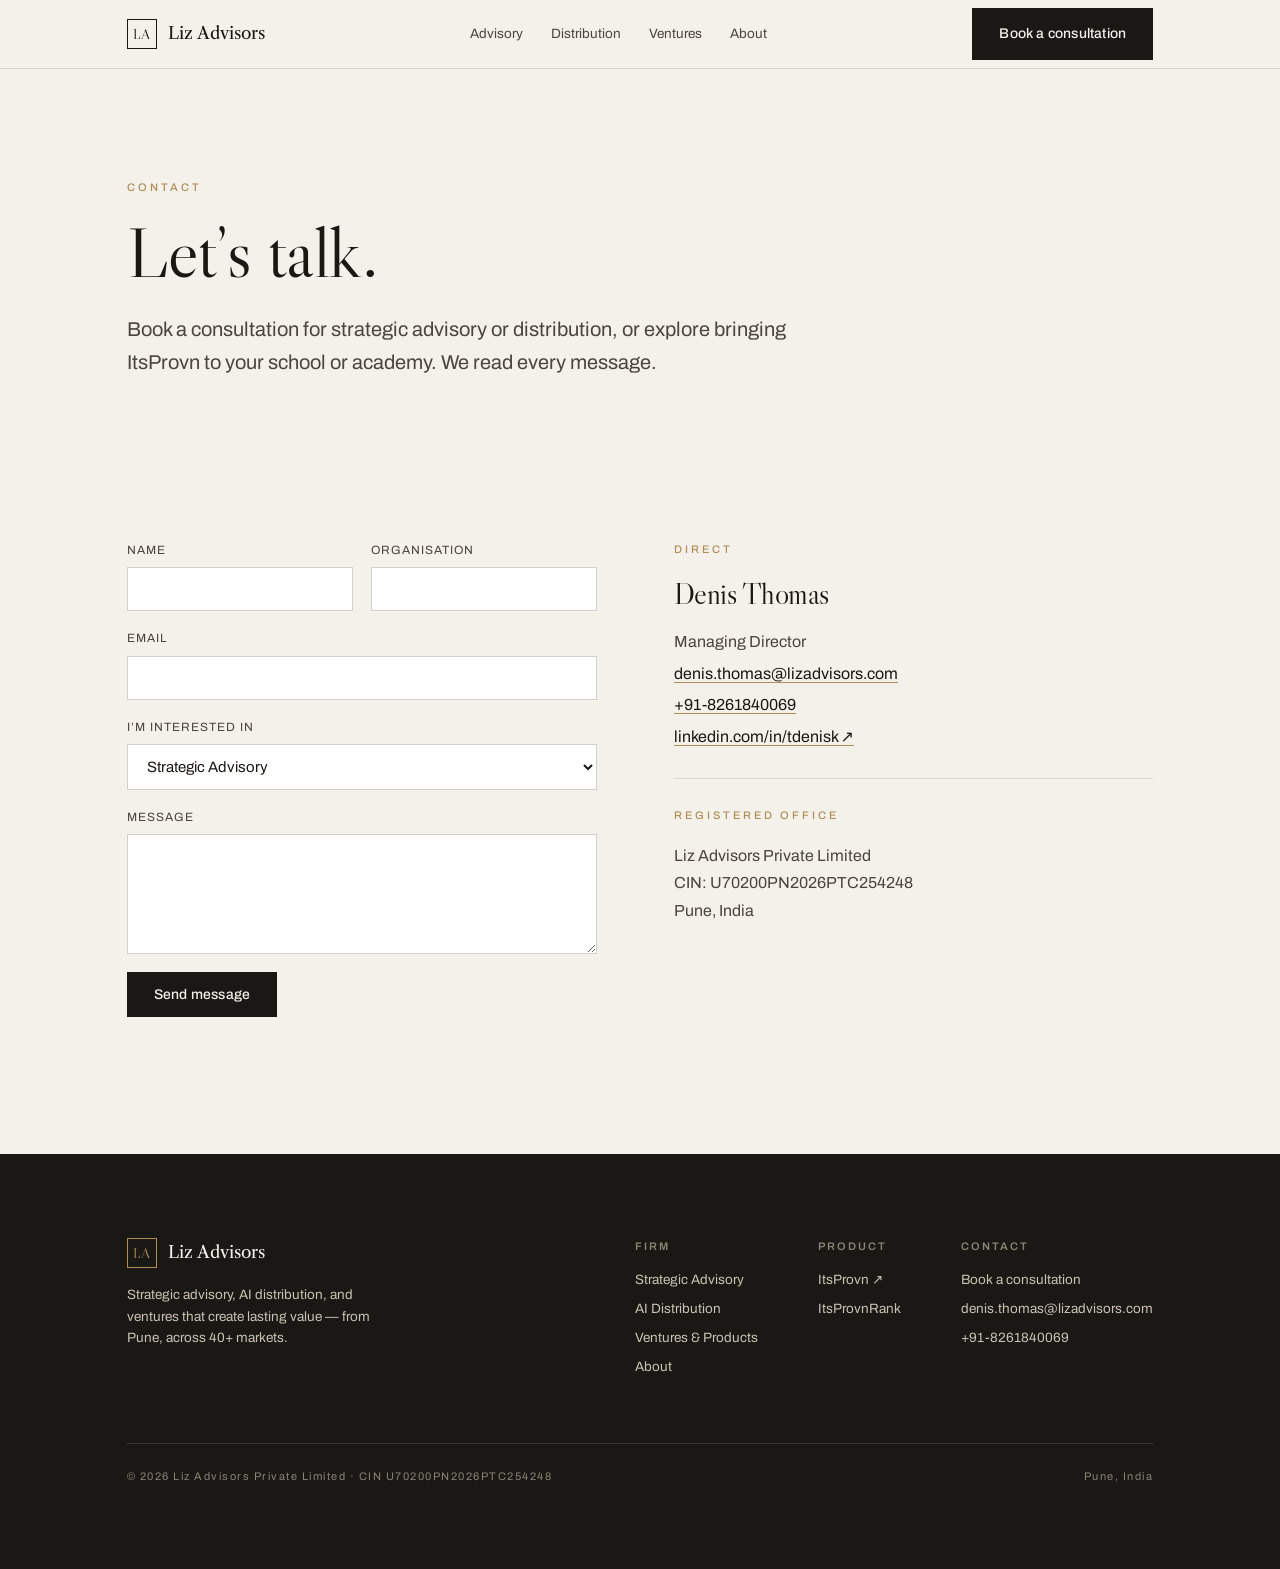
<file: contact.html>
<!doctype html>
<html lang="en">
<head>
<meta charset="utf-8">
<meta name="viewport" content="width=device-width, initial-scale=1">
<title>Contact — Liz Advisors</title>
<meta name="description" content="Book a consultation for strategic advisory or AI distribution, or explore ItsProvn for your school or academy.">
<meta property="og:type" content="website">
<meta property="og:site_name" content="Liz Advisors">
<meta property="og:url" content="https://www.lizadvisors.com/contact">
<meta property="og:title" content="Contact — Liz Advisors">
<meta property="og:description" content="Book a consultation for strategic advisory or AI distribution, or explore ItsProvn for your school or academy.">
<meta property="og:image" content="https://www.lizadvisors.com/assets/og-image.jpg">
<meta property="og:image:width" content="1200">
<meta property="og:image:height" content="630">
<meta name="twitter:card" content="summary_large_image">
<meta name="twitter:title" content="Contact — Liz Advisors">
<meta name="twitter:description" content="Book a consultation for strategic advisory or AI distribution, or explore ItsProvn for your school or academy.">
<meta name="twitter:image" content="https://www.lizadvisors.com/assets/og-image.jpg">
<link rel="canonical" href="https://www.lizadvisors.com/contact">
<link rel="preconnect" href="https://fonts.googleapis.com"><link rel="preconnect" href="https://fonts.gstatic.com" crossorigin><link href="https://fonts.googleapis.com/css2?family=Libre+Caslon+Display&family=Libre+Caslon+Text:ital,wght@0,400;0,700;1,400&family=Archivo:wght@400;500;600;700&display=swap" rel="stylesheet">
<link rel="stylesheet" href="styles.css">
<link rel="icon" href="assets/favicon.svg">
</head>
<body>
<header class="site-head">
  <div class="container nav">
    <a class="brand" href="index.html" aria-label="Liz Advisors — home"><span class="mark">LA</span><span class="name">Liz Advisors</span></a>
    <nav class="nav-links" aria-label="Primary">
      <a href="advisory.html">Advisory</a>
      <a href="distribution.html">Distribution</a>
      <a href="ventures.html">Ventures</a>
      <a href="about.html">About</a>
    </nav>
    <div class="nav-cta">
      <a class="btn btn--solid" href="contact.html">Book a consultation</a>
      <button class="nav-toggle" id="navToggle" aria-label="Open menu" aria-expanded="false"><span></span><span></span><span></span></button>
    </div>
  </div>
  <div class="mobile-menu" id="mobileMenu">
    <a href="advisory.html">Advisory</a><a href="distribution.html">Distribution</a><a href="ventures.html">Ventures</a><a href="about.html">About</a>
    <a class="btn btn--solid" href="contact.html">Book a consultation</a>
  </div>
</header>
<main>

<section class="hero">
  <div class="container" data-reveal>
    <p class="eyebrow">Contact</p>
    <h1 class="h1" style="max-width:14ch">Let&rsquo;s talk.</h1>
    <p class="lead" style="margin-top:24px">Book a consultation for strategic advisory or distribution, or explore bringing ItsProvn to your school or academy. We read every message.</p>
  </div>
</section>

<section class="section" style="padding-top:clamp(20px,3vw,40px)">
  <div class="container featrow" data-reveal>
    <form class="form" id="cf">
      <div class="row-2">
        <div class="field"><label for="nm">Name</label><input id="nm" name="name" required></div>
        <div class="field"><label for="org">Organisation</label><input id="org" name="org"></div>
      </div>
      <div class="field"><label for="em">Email</label><input id="em" name="email" type="email" required></div>
      <div class="field"><label for="topic">I&rsquo;m interested in</label>
        <select id="topic" name="topic">
          <option>Strategic Advisory</option>
          <option>AI Product Distribution</option>
          <option>Ventures &amp; ItsProvn</option>
          <option>Something else</option>
        </select>
      </div>
      <div class="field"><label for="msg">Message</label><textarea id="msg" name="message" required></textarea></div>
      <div><button type="submit" class="btn btn--solid">Send message</button></div>
      <p id="cfnote" class="muted" style="font-size:13px;margin:4px 0 0"></p>
    </form>
    <div>
      <p class="eyebrow">Direct</p>
      <h3 class="h3" style="margin-bottom:18px">Denis Thomas</h3>
      <p class="muted" style="margin:0 0 6px">Managing Director</p>
      <p style="margin:0 0 6px"><a href="mailto:denis.thomas@lizadvisors.com" style="border-bottom:1px solid var(--brass)">denis.thomas@lizadvisors.com</a></p>
      <p style="margin:0 0 6px"><a href="tel:+918261840069" style="border-bottom:1px solid var(--brass)">+91-8261840069</a></p>
      <p style="margin:0 0 28px"><a href="https://www.linkedin.com/in/tdenisk" target="_blank" rel="noopener" style="border-bottom:1px solid var(--brass)">linkedin.com/in/tdenisk &#8599;</a></p>
      <hr class="hr" style="margin-bottom:28px">
      <p class="eyebrow">Registered office</p>
      <p class="muted" style="line-height:1.7;margin:0">Liz Advisors Private Limited<br>CIN: U70200PN2026PTC254248<br>Pune, India</p>
    </div>
  </div>
</section>
</main>
<footer class="site-foot"><div class="container">
  <div class="foot-grid">
    <div class="foot-brand"><a class="brand" href="index.html"><span class="mark">LA</span><span class="name">Liz Advisors</span></a>
      <p style="max-width:34ch;margin-top:16px;font-size:13.5px;line-height:1.6;color:var(--stone)">Strategic advisory, AI distribution, and ventures that create lasting value — from Pune, across 40+ markets.</p></div>
    <div class="foot-links">
      <div class="foot-col"><h4>Firm</h4><a href="advisory.html">Strategic Advisory</a><a href="distribution.html">AI Distribution</a><a href="ventures.html">Ventures &amp; Products</a><a href="about.html">About</a></div>
      <div class="foot-col"><h4>Product</h4><a href="https://www.itsprovn.com" target="_blank" rel="noopener">ItsProvn &#8599;</a><a href="ventures.html#rank">ItsProvnRank</a></div>
      <div class="foot-col"><h4>Contact</h4><a href="contact.html">Book a consultation</a><a href="mailto:denis.thomas@lizadvisors.com">denis.thomas@lizadvisors.com</a><a href="tel:+918261840069">+91-8261840069</a></div>
    </div>
  </div>
  <div class="foot-bottom"><span>&copy; 2026 Liz Advisors Private Limited &middot; CIN U70200PN2026PTC254248</span><span>Pune, India</span></div>
</div></footer>
<script>(function(){var t=document.getElementById('navToggle'),m=document.getElementById('mobileMenu');if(t&&m){t.addEventListener('click',function(){var o=m.classList.toggle('open');t.setAttribute('aria-expanded',o);});}})();</script>
<script>(function(){var f=document.getElementById('cf');if(!f)return;f.addEventListener('submit',function(e){e.preventDefault();var d=new FormData(f);var subj=encodeURIComponent('Liz Advisors enquiry — '+(d.get('topic')||''));var body=encodeURIComponent('Name: '+(d.get('name')||'')+'\nOrganisation: '+(d.get('org')||'')+'\nEmail: '+(d.get('email')||'')+'\nInterested in: '+(d.get('topic')||'')+'\n\n'+(d.get('message')||''));document.getElementById('cfnote').textContent='Opening your email app…';window.location.href='mailto:denis.thomas@lizadvisors.com?subject='+subj+'&body='+body;});})();</script>
</body>
</html>
</file>
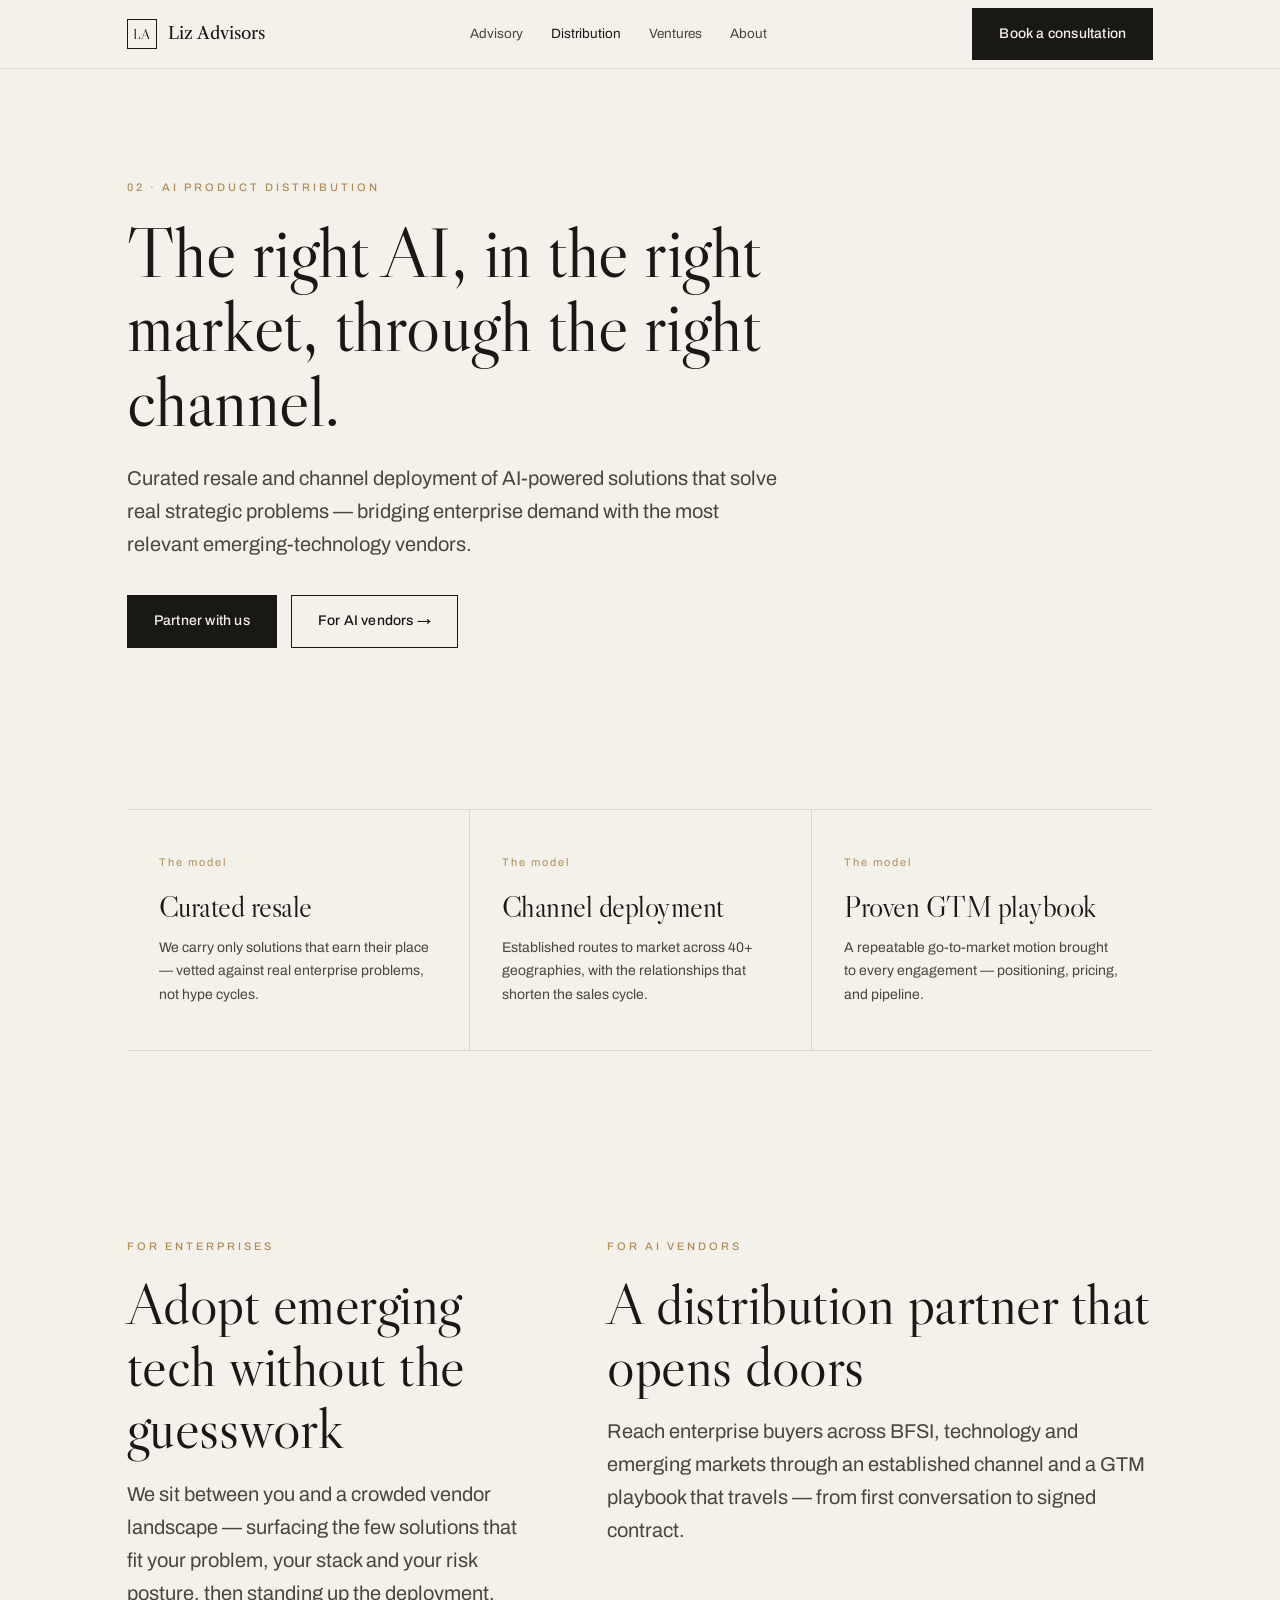
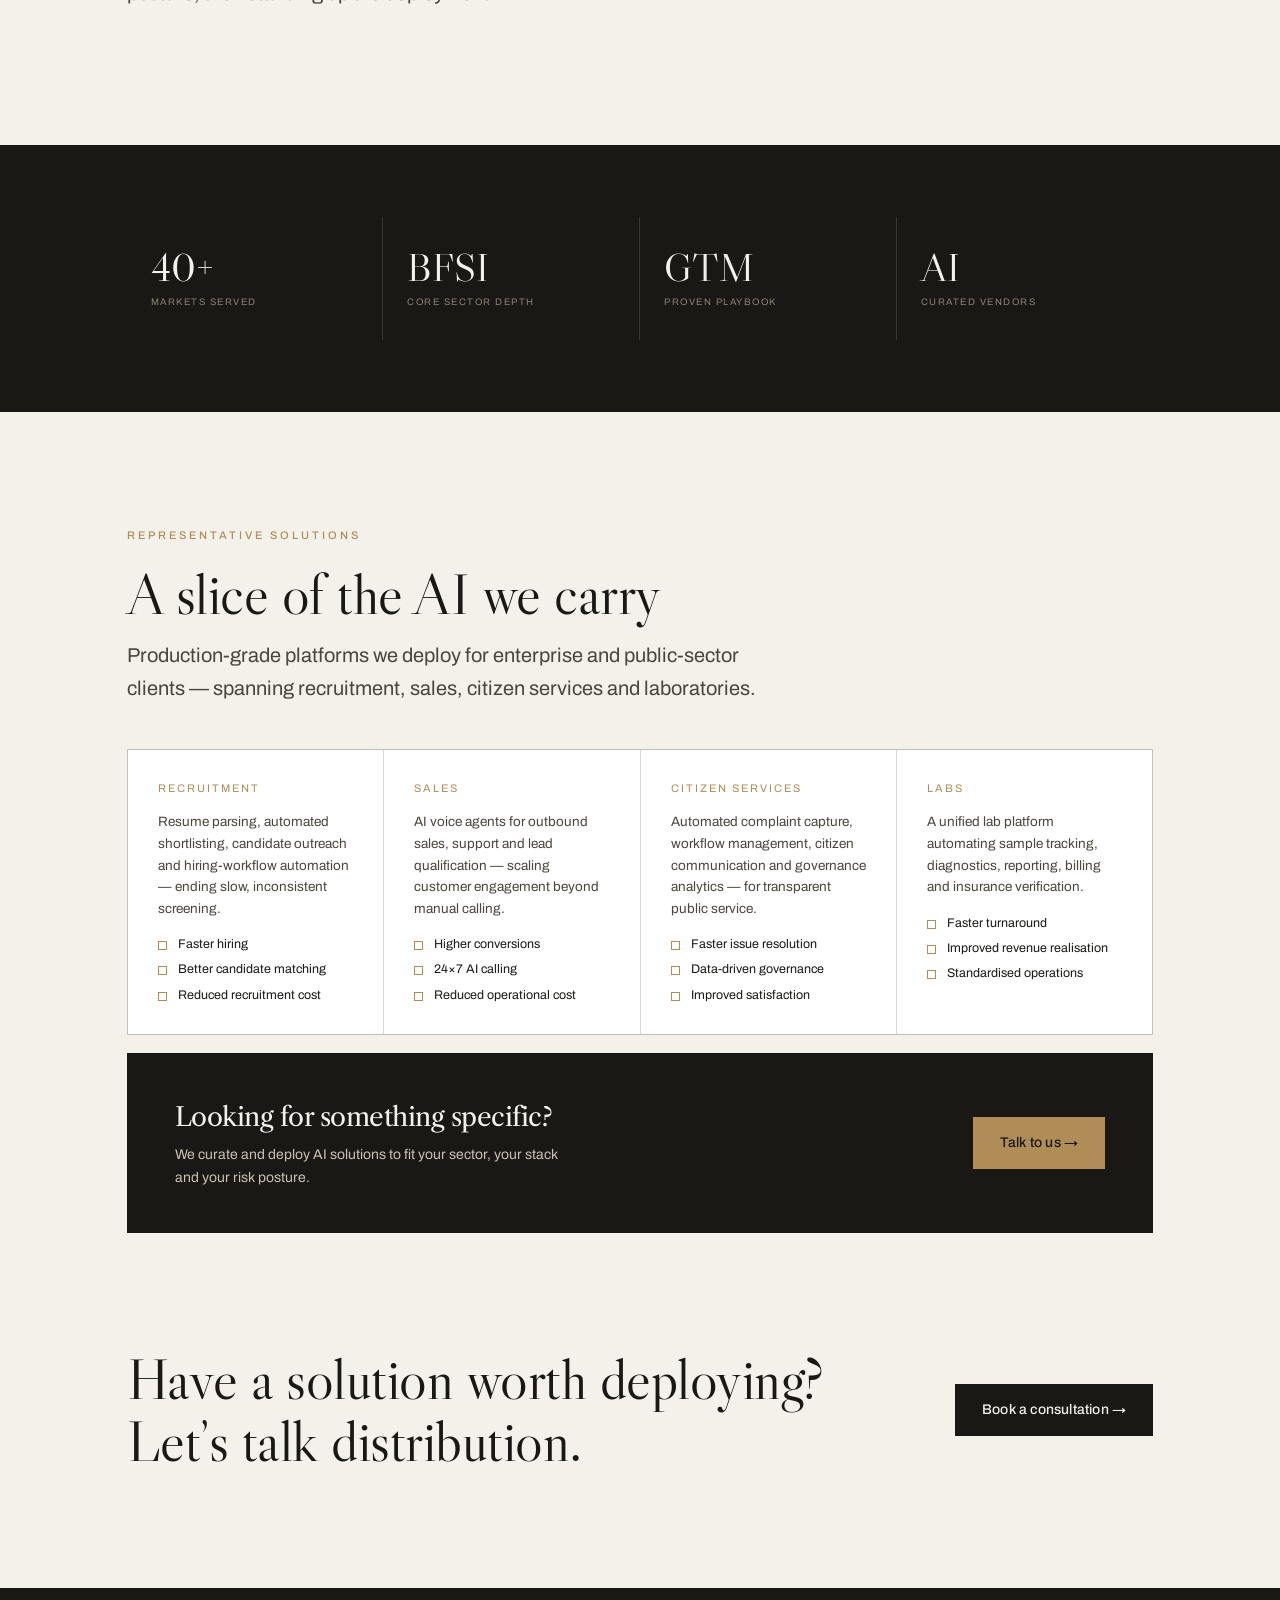
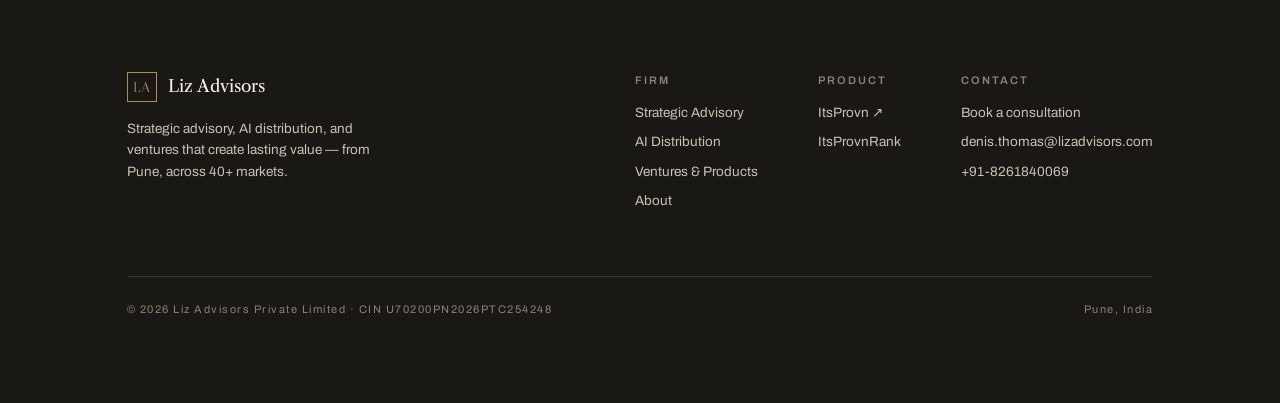
<file: distribution.html>
<!doctype html>
<html lang="en">
<head>
<meta charset="utf-8">
<meta name="viewport" content="width=device-width, initial-scale=1">
<title>AI Product Distribution — Liz Advisors</title>
<meta name="description" content="Curated resale and channel deployment of AI solutions, bridging enterprise demand with emerging-technology vendors across 40+ markets.">
<meta property="og:type" content="website">
<meta property="og:site_name" content="Liz Advisors">
<meta property="og:url" content="https://www.lizadvisors.com/distribution">
<meta property="og:title" content="AI Product Distribution — Liz Advisors">
<meta property="og:description" content="Curated resale and channel deployment of AI solutions, bridging enterprise demand with emerging-technology vendors across 40+ markets.">
<meta property="og:image" content="https://www.lizadvisors.com/assets/og-image.jpg">
<meta property="og:image:width" content="1200">
<meta property="og:image:height" content="630">
<meta name="twitter:card" content="summary_large_image">
<meta name="twitter:title" content="AI Product Distribution — Liz Advisors">
<meta name="twitter:description" content="Curated resale and channel deployment of AI solutions, bridging enterprise demand with emerging-technology vendors across 40+ markets.">
<meta name="twitter:image" content="https://www.lizadvisors.com/assets/og-image.jpg">
<link rel="canonical" href="https://www.lizadvisors.com/distribution">
<link rel="preconnect" href="https://fonts.googleapis.com"><link rel="preconnect" href="https://fonts.gstatic.com" crossorigin><link href="https://fonts.googleapis.com/css2?family=Libre+Caslon+Display&family=Libre+Caslon+Text:ital,wght@0,400;0,700;1,400&family=Archivo:wght@400;500;600;700&display=swap" rel="stylesheet">
<link rel="stylesheet" href="styles.css">
<link rel="icon" href="assets/favicon.svg">
</head>
<body>
<header class="site-head">
  <div class="container nav">
    <a class="brand" href="index.html" aria-label="Liz Advisors — home"><span class="mark">LA</span><span class="name">Liz Advisors</span></a>
    <nav class="nav-links" aria-label="Primary">
      <a href="advisory.html">Advisory</a>
      <a href="distribution.html" aria-current="page">Distribution</a>
      <a href="ventures.html">Ventures</a>
      <a href="about.html">About</a>
    </nav>
    <div class="nav-cta">
      <a class="btn btn--solid" href="contact.html">Book a consultation</a>
      <button class="nav-toggle" id="navToggle" aria-label="Open menu" aria-expanded="false"><span></span><span></span><span></span></button>
    </div>
  </div>
  <div class="mobile-menu" id="mobileMenu">
    <a href="advisory.html">Advisory</a>
    <a href="distribution.html">Distribution</a>
    <a href="ventures.html">Ventures</a>
    <a href="about.html">About</a>
    <a class="btn btn--solid" href="contact.html">Book a consultation</a>
  </div>
</header>
<main>

<section class="hero">
  <div class="container" data-reveal>
    <p class="eyebrow">02 &middot; AI Product Distribution</p>
    <h1 class="h1" style="max-width:18ch">The right AI, in the right market, through the right channel.</h1>
    <p class="lead" style="margin-top:24px">Curated resale and channel deployment of AI-powered solutions that solve real strategic problems — bridging enterprise demand with the most relevant emerging-technology vendors.</p>
    <div class="btn-row"><a class="btn btn--solid" href="contact.html">Partner with us</a><a class="btn" href="contact.html">For AI vendors &rarr;</a></div>
  </div>
</section>

<section class="section--tight"><div class="container"><hr class="hr"></div>
  <div class="container divided grid-3" style="border-top:0" data-reveal>
    <div class="col pillar"><div class="num">The model</div><h3 class="h3">Curated resale</h3><p>We carry only solutions that earn their place — vetted against real enterprise problems, not hype cycles.</p></div>
    <div class="col pillar"><div class="num">The model</div><h3 class="h3">Channel deployment</h3><p>Established routes to market across 40+ geographies, with the relationships that shorten the sales cycle.</p></div>
    <div class="col pillar"><div class="num">The model</div><h3 class="h3">Proven GTM playbook</h3><p>A repeatable go-to-market motion brought to every engagement — positioning, pricing, and pipeline.</p></div>
  </div>
  <div class="container"><hr class="hr"></div>
</section>

<section class="section">
  <div class="container featrow" data-reveal>
    <div>
      <p class="eyebrow">For enterprises</p>
      <h2 class="h2">Adopt emerging tech without the guesswork</h2>
      <p class="lead" style="margin-top:18px">We sit between you and a crowded vendor landscape — surfacing the few solutions that fit your problem, your stack and your risk posture, then standing up the deployment.</p>
    </div>
    <div>
      <p class="eyebrow">For AI vendors</p>
      <h2 class="h2">A distribution partner that opens doors</h2>
      <p class="lead" style="margin-top:18px">Reach enterprise buyers across BFSI, technology and emerging markets through an established channel and a GTM playbook that travels — from first conversation to signed contract.</p>
    </div>
  </div>
</section>

<section class="bg-ink section--tight">
  <div class="container stats" data-reveal>
    <div class="stat"><div class="num">40+</div><div class="cap">Markets served</div></div>
    <div class="stat"><div class="num">BFSI</div><div class="cap">Core sector depth</div></div>
    <div class="stat"><div class="num">GTM</div><div class="cap">Proven playbook</div></div>
    <div class="stat"><div class="num">AI</div><div class="cap">Curated vendors</div></div>
  </div>
</section>

<section class="section">
  <div class="container" data-reveal>
    <p class="eyebrow">Representative solutions</p>
    <h2 class="h2" style="max-width:18ch;margin-bottom:14px">A slice of the AI we carry</h2>
    <p class="lead" style="margin-bottom:44px">Production-grade platforms we deploy for enterprise and public-sector clients — spanning recruitment, sales, citizen services and laboratories.</p>
    <div class="cardgrid">
      <div class="card">
        <span class="label" style="display:block;margin:0 0 14px">Recruitment</span>
        <p style="font-size:13.5px;line-height:1.6;color:var(--graphite);margin:0 0 16px">Resume parsing, automated shortlisting, candidate outreach and hiring-workflow automation — ending slow, inconsistent screening.</p>
        <ul class="solx"><li>Faster hiring</li><li>Better candidate matching</li><li>Reduced recruitment cost</li></ul>
      </div>
      <div class="card">
        <span class="label" style="display:block;margin:0 0 14px">Sales</span>
        <p style="font-size:13.5px;line-height:1.6;color:var(--graphite);margin:0 0 16px">AI voice agents for outbound sales, support and lead qualification — scaling customer engagement beyond manual calling.</p>
        <ul class="solx"><li>Higher conversions</li><li>24&times;7 AI calling</li><li>Reduced operational cost</li></ul>
      </div>
      <div class="card">
        <span class="label" style="display:block;margin:0 0 14px">Citizen Services</span>
        <p style="font-size:13.5px;line-height:1.6;color:var(--graphite);margin:0 0 16px">Automated complaint capture, workflow management, citizen communication and governance analytics — for transparent public service.</p>
        <ul class="solx"><li>Faster issue resolution</li><li>Data-driven governance</li><li>Improved satisfaction</li></ul>
      </div>
      <div class="card">
        <span class="label" style="display:block;margin:0 0 14px">Labs</span>
        <p style="font-size:13.5px;line-height:1.6;color:var(--graphite);margin:0 0 16px">A unified lab platform automating sample tracking, diagnostics, reporting, billing and insurance verification.</p>
        <ul class="solx"><li>Faster turnaround</li><li>Improved revenue realisation</li><li>Standardised operations</li></ul>
      </div>
    </div>
    <div style="margin-top:18px;background:var(--ink);color:var(--paper);padding:clamp(28px,4vw,44px) clamp(26px,4vw,48px);display:flex;align-items:center;justify-content:space-between;gap:24px;flex-wrap:wrap">
      <div>
        <h3 class="serif-text" style="font-size:clamp(20px,2.4vw,26px);margin:0 0 6px;color:var(--paper)">Looking for something specific?</h3>
        <p style="font-size:14px;line-height:1.6;color:var(--stone);margin:0;max-width:48ch">We curate and deploy AI solutions to fit your sector, your stack and your risk posture.</p>
      </div>
      <a class="btn btn--brass" href="contact.html">Talk to us &rarr;</a>
    </div>
  </div>
</section>

<section class="section" style="padding-top:0">
  <div class="container cta-band" data-reveal>
    <h2 class="h2" style="max-width:20ch">Have a solution worth deploying? Let&rsquo;s talk distribution.</h2>
    <a class="btn btn--solid" href="contact.html">Book a consultation &rarr;</a>
  </div>
</section>
</main>
<footer class="site-foot">
  <div class="container">
    <div class="foot-grid">
      <div class="foot-brand">
        <a class="brand" href="index.html"><span class="mark">LA</span><span class="name">Liz Advisors</span></a>
        <p style="max-width:34ch;margin-top:16px;font-size:13.5px;line-height:1.6;color:var(--stone)">Strategic advisory, AI distribution, and ventures that create lasting value — from Pune, across 40+ markets.</p>
      </div>
      <div class="foot-links">
        <div class="foot-col"><h4>Firm</h4>
          <a href="advisory.html">Strategic Advisory</a>
          <a href="distribution.html">AI Distribution</a>
          <a href="ventures.html">Ventures &amp; Products</a>
          <a href="about.html">About</a></div>
        <div class="foot-col"><h4>Product</h4>
          <a href="https://www.itsprovn.com" target="_blank" rel="noopener">ItsProvn &#8599;</a>
          <a href="ventures.html#rank">ItsProvnRank</a></div>
        <div class="foot-col"><h4>Contact</h4>
          <a href="contact.html">Book a consultation</a>
          <a href="mailto:denis.thomas@lizadvisors.com">denis.thomas@lizadvisors.com</a>
          <a href="tel:+918261840069">+91-8261840069</a></div>
      </div>
    </div>
    <div class="foot-bottom">
      <span>&copy; 2026 Liz Advisors Private Limited &middot; CIN U70200PN2026PTC254248</span>
      <span>Pune, India</span>
    </div>
  </div>
</footer>
<script>
(function(){
  var t=document.getElementById('navToggle'),m=document.getElementById('mobileMenu');
  if(t&&m){t.addEventListener('click',function(){var o=m.classList.toggle('open');t.setAttribute('aria-expanded',o);});}
  var els=document.querySelectorAll('[data-reveal]');
  if('IntersectionObserver' in window){
    var io=new IntersectionObserver(function(es){es.forEach(function(e){if(e.isIntersecting){e.target.classList.add('in');io.unobserve(e.target);}});},{threshold:0.12});
    els.forEach(function(e){io.observe(e);});
  } else { els.forEach(function(e){e.classList.add('in');}); }
})();
</script>
</body>
</html>
</file>
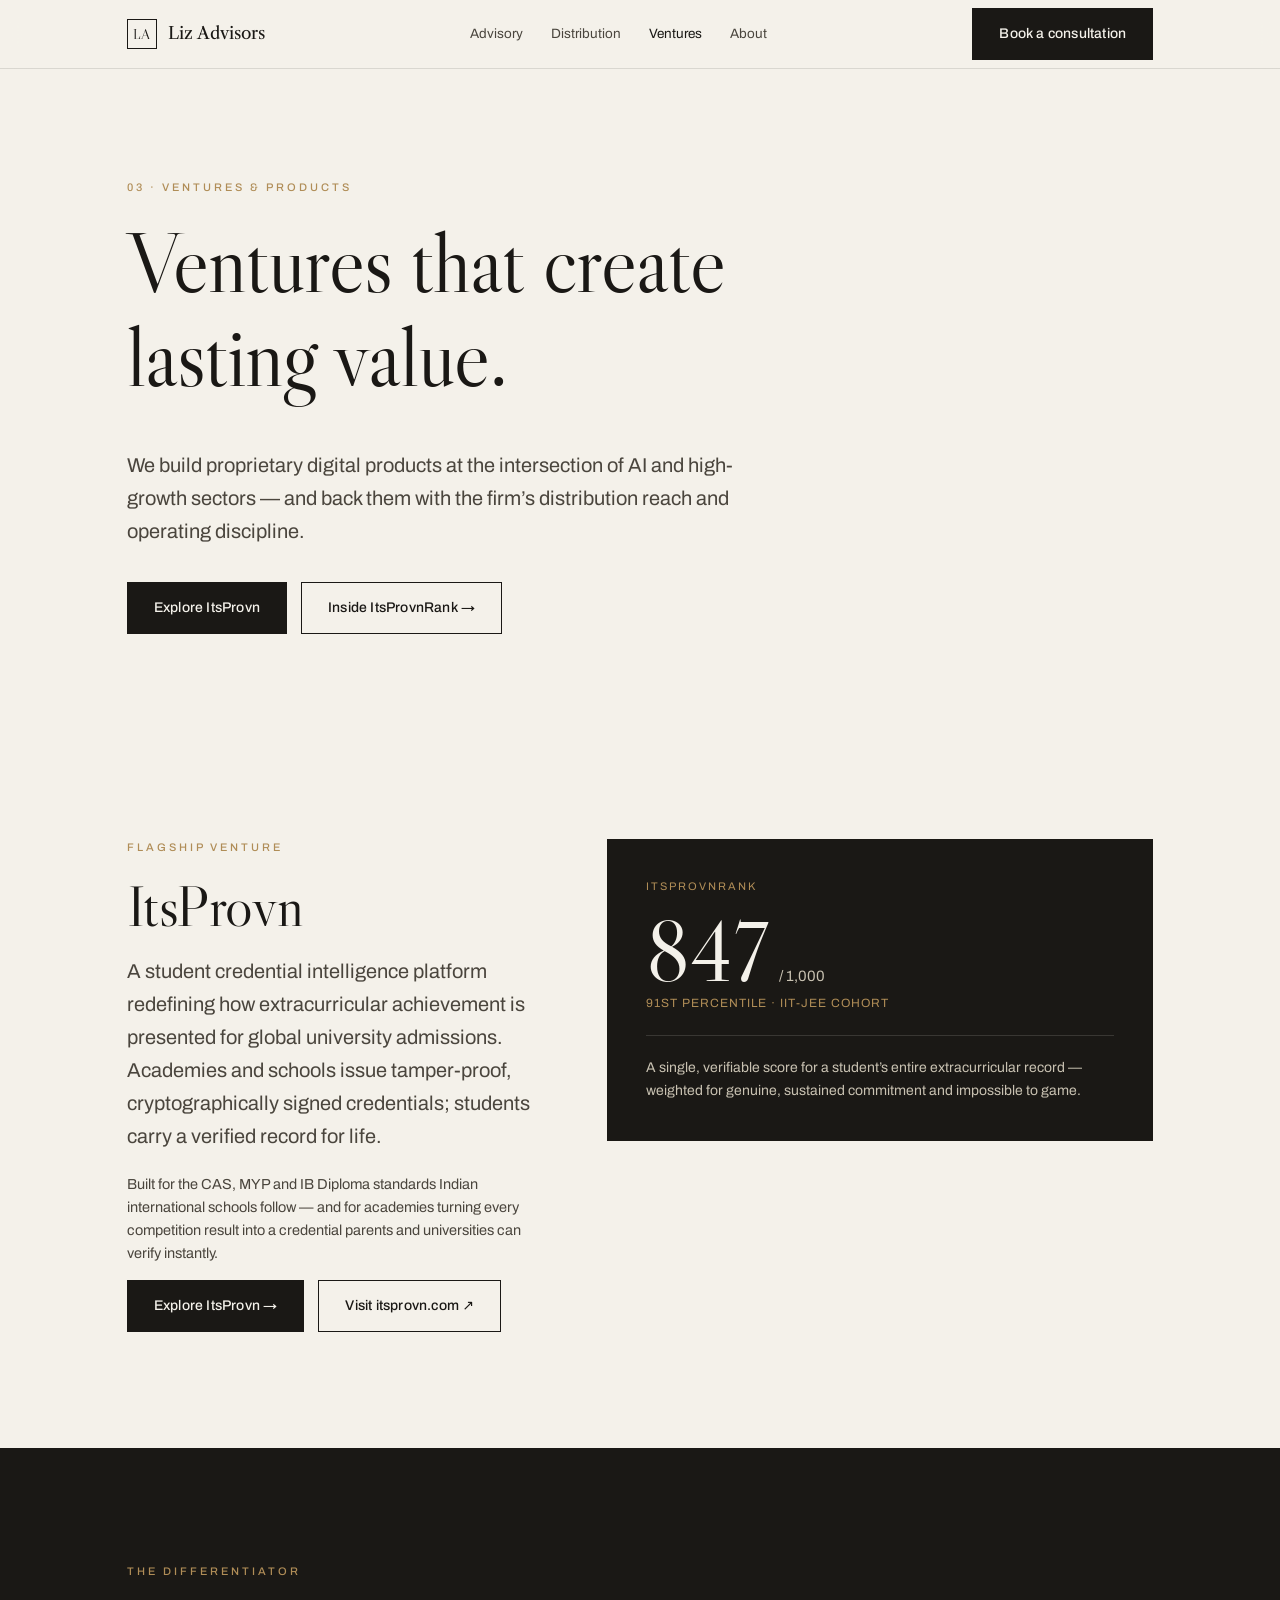
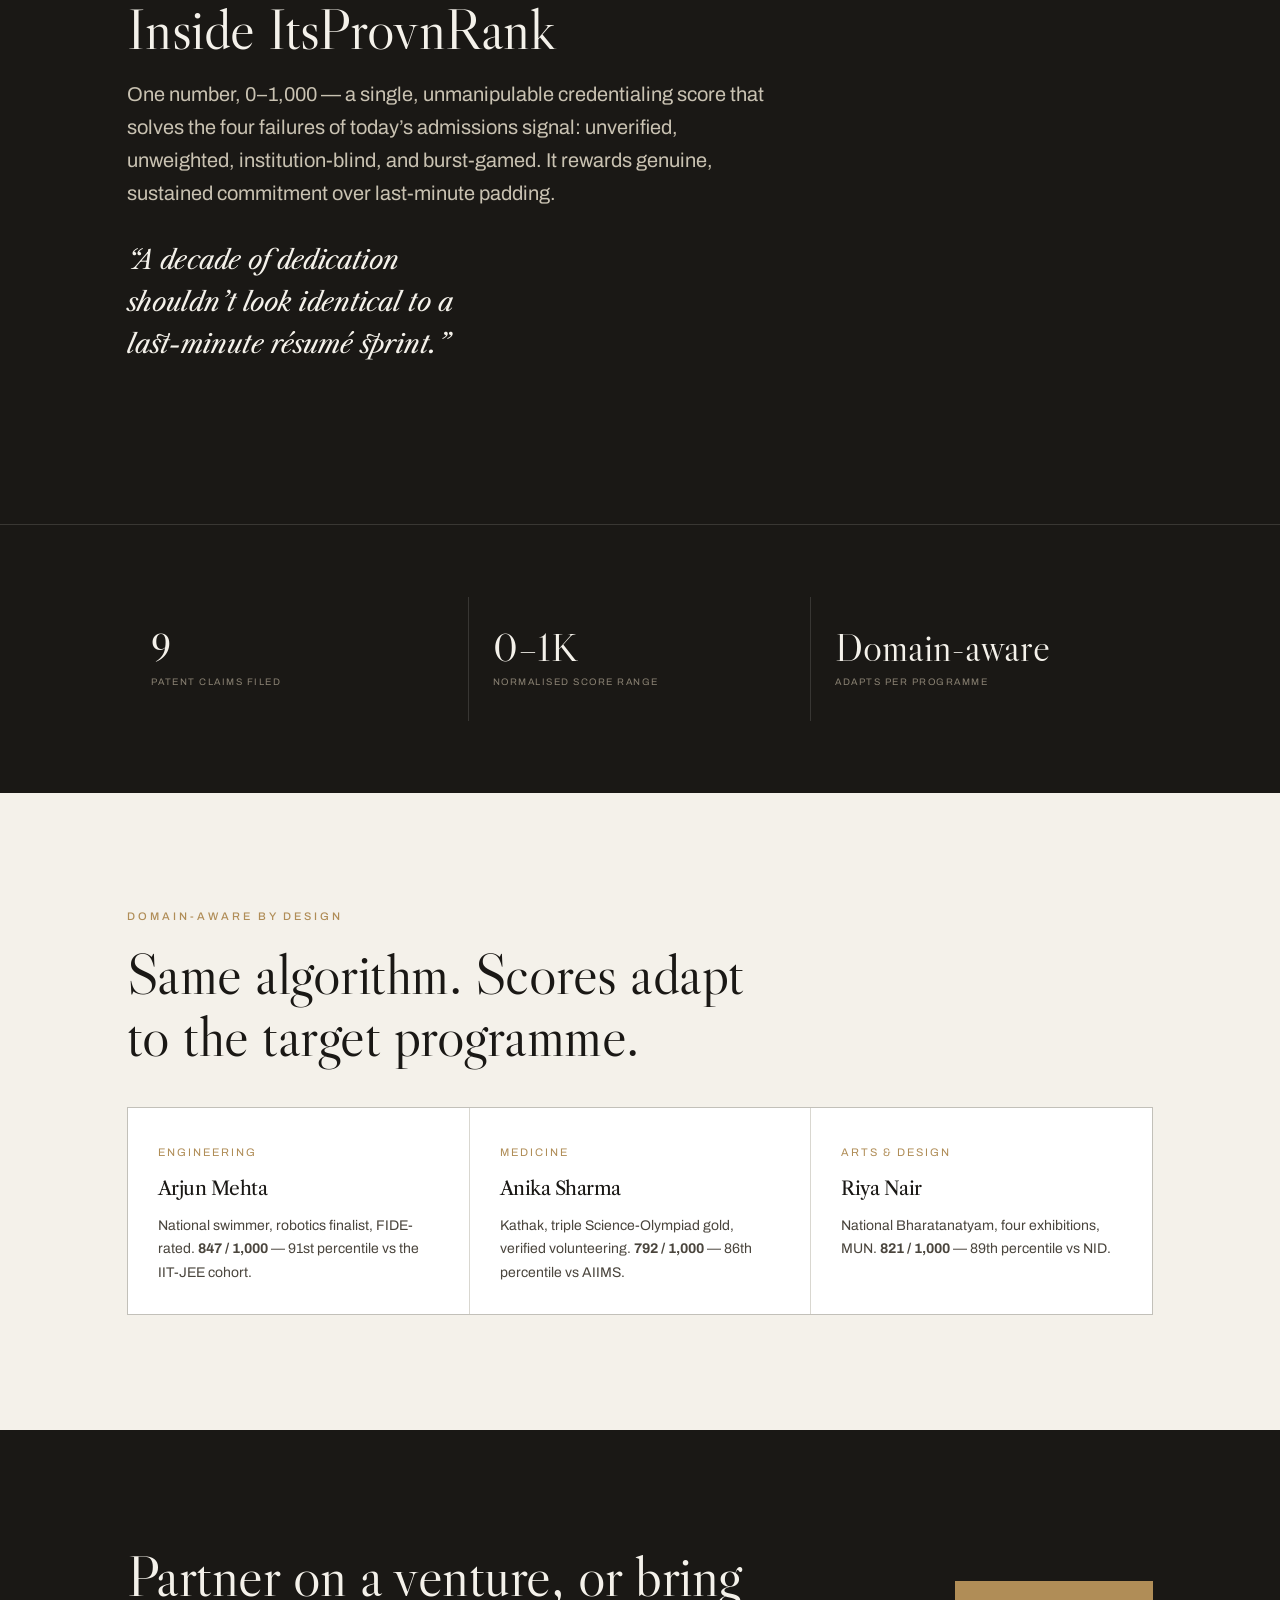
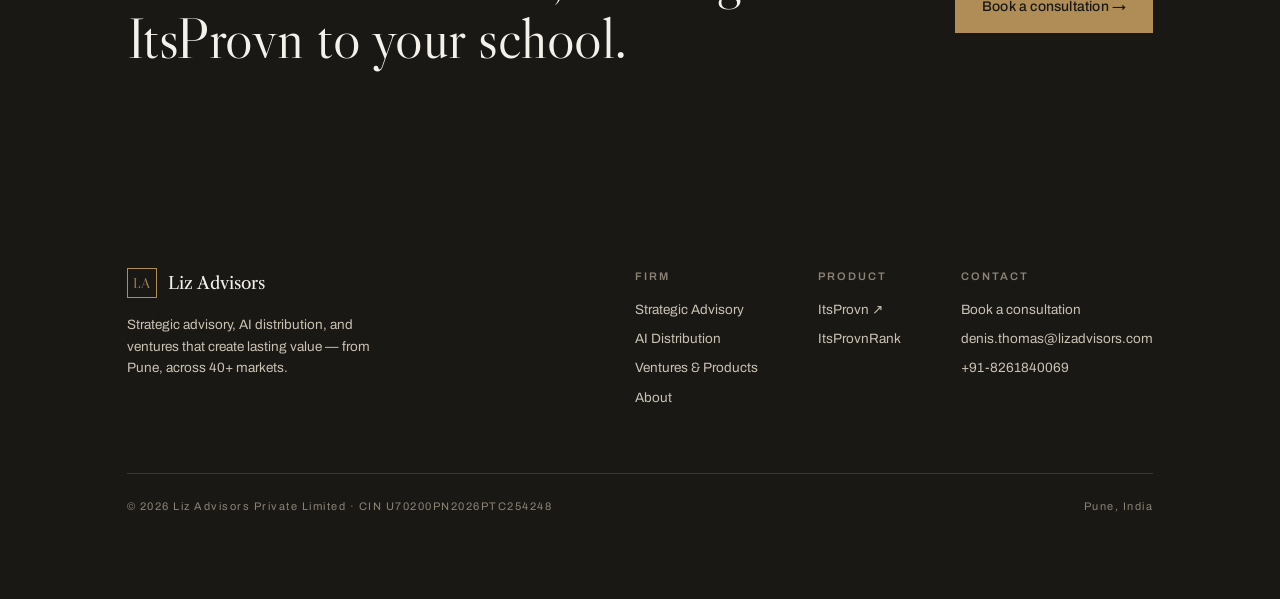
<file: ventures.html>
<!doctype html>
<html lang="en">
<head>
<meta charset="utf-8">
<meta name="viewport" content="width=device-width, initial-scale=1">
<title>Ventures & Products — Liz Advisors</title>
<meta name="description" content="Proprietary AI products in high-growth sectors. ItsProvn — a student credential intelligence platform powered by ItsProvnRank, a patent-pending 0–1,000 admissions score.">
<meta property="og:type" content="website">
<meta property="og:site_name" content="Liz Advisors">
<meta property="og:url" content="https://www.lizadvisors.com/ventures">
<meta property="og:title" content="Ventures & Products — Liz Advisors">
<meta property="og:description" content="Proprietary AI products in high-growth sectors. ItsProvn — a student credential intelligence platform powered by ItsProvnRank, a patent-pending 0–1,000 admissions score.">
<meta property="og:image" content="https://www.lizadvisors.com/assets/og-image.jpg">
<meta property="og:image:width" content="1200">
<meta property="og:image:height" content="630">
<meta name="twitter:card" content="summary_large_image">
<meta name="twitter:title" content="Ventures & Products — Liz Advisors">
<meta name="twitter:description" content="Proprietary AI products in high-growth sectors. ItsProvn — a student credential intelligence platform powered by ItsProvnRank, a patent-pending 0–1,000 admissions score.">
<meta name="twitter:image" content="https://www.lizadvisors.com/assets/og-image.jpg">
<link rel="canonical" href="https://www.lizadvisors.com/ventures">
<link rel="preconnect" href="https://fonts.googleapis.com"><link rel="preconnect" href="https://fonts.gstatic.com" crossorigin><link href="https://fonts.googleapis.com/css2?family=Libre+Caslon+Display&family=Libre+Caslon+Text:ital,wght@0,400;0,700;1,400&family=Archivo:wght@400;500;600;700&display=swap" rel="stylesheet">
<link rel="stylesheet" href="styles.css">
<link rel="icon" href="assets/favicon.svg">
</head>
<body>
<header class="site-head">
  <div class="container nav">
    <a class="brand" href="index.html" aria-label="Liz Advisors — home"><span class="mark">LA</span><span class="name">Liz Advisors</span></a>
    <nav class="nav-links" aria-label="Primary">
      <a href="advisory.html">Advisory</a>
      <a href="distribution.html">Distribution</a>
      <a href="ventures.html" aria-current="page">Ventures</a>
      <a href="about.html">About</a>
    </nav>
    <div class="nav-cta">
      <a class="btn btn--solid" href="contact.html">Book a consultation</a>
      <button class="nav-toggle" id="navToggle" aria-label="Open menu" aria-expanded="false"><span></span><span></span><span></span></button>
    </div>
  </div>
  <div class="mobile-menu" id="mobileMenu">
    <a href="advisory.html">Advisory</a><a href="distribution.html">Distribution</a><a href="ventures.html">Ventures</a><a href="about.html">About</a>
    <a class="btn btn--solid" href="contact.html">Book a consultation</a>
  </div>
</header>
<main>

<section class="hero">
  <div class="container" data-reveal>
    <p class="eyebrow">03 &middot; Ventures &amp; Products</p>
    <h1 class="display" style="max-width:13ch">Ventures that create lasting value.</h1>
    <p class="lead">We build proprietary digital products at the intersection of AI and high-growth sectors — and back them with the firm&rsquo;s distribution reach and operating discipline.</p>
    <div class="btn-row"><a class="btn btn--solid" href="https://www.itsprovn.com" target="_blank" rel="noopener">Explore ItsProvn</a><a class="btn" href="#rank">Inside ItsProvnRank &rarr;</a></div>
  </div>
</section>

<section class="section">
  <div class="container featrow" data-reveal>
    <div>
      <p class="eyebrow">Flagship venture</p>
      <h2 class="h2">ItsProvn</h2>
      <p class="lead" style="margin-top:18px">A student credential intelligence platform redefining how extracurricular achievement is presented for global university admissions. Academies and schools issue tamper-proof, cryptographically signed credentials; students carry a verified record for life.</p>
      <p class="muted" style="font-size:14.5px">Built for the CAS, MYP and IB Diploma standards Indian international schools follow — and for academies turning every competition result into a credential parents and universities can verify instantly.</p>
      <div class="btn-row" style="margin-top:8px"><a class="btn btn--solid" href="https://www.itsprovn.com" target="_blank" rel="noopener">Explore ItsProvn &rarr;</a><a class="btn" href="https://www.itsprovn.com" target="_blank" rel="noopener">Visit itsprovn.com &#8599;</a></div>
    </div>
    <div style="background:var(--ink);border:1px solid var(--line);padding:clamp(26px,3vw,38px);color:var(--paper)">
  <div class="label" style="color:var(--brass)">ITSPROVNRANK</div>
  <div style="display:flex;align-items:baseline;gap:10px;margin-top:14px"><span style="font-family:var(--serif);font-size:clamp(54px,8vw,84px);line-height:1">847</span><span style="color:var(--stone);font-size:15px">/ 1,000</span></div>
  <div style="font-size:12px;letter-spacing:1px;color:var(--brass);margin-bottom:22px">91ST PERCENTILE &middot; IIT-JEE COHORT</div>
  <p style="color:var(--stone);font-size:14px;line-height:1.65;margin:18px 0 0;border-top:1px solid var(--line-light);padding-top:20px">A single, verifiable score for a student&rsquo;s entire extracurricular record — weighted for genuine, sustained commitment and impossible to game.</p>
</div>
  </div>
</section>

<section id="rank" class="bg-ink section">
  <div class="container" data-reveal>
    <p class="eyebrow">The differentiator</p>
    <h2 class="h2" style="max-width:16ch">Inside ItsProvnRank</h2>
    <p class="lead" style="margin-top:18px;margin-bottom:8px">One number, 0&ndash;1,000 — a single, unmanipulable credentialing score that solves the four failures of today&rsquo;s admissions signal: unverified, unweighted, institution-blind, and burst-gamed. It rewards genuine, sustained commitment over last-minute padding.</p>
    <p style="font-family:var(--serif-text);font-style:italic;font-size:clamp(18px,2.2vw,26px);color:var(--paper);max-width:24ch;margin:30px 0 44px">&ldquo;A decade of dedication shouldn&rsquo;t look identical to a last-minute résumé sprint.&rdquo;</p>
    </div>
</section>

<section class="section--tight bg-ink" style="border-top:1px solid var(--line-light)">
  <div class="container stats stats--3" data-reveal>
    <div class="stat"><div class="num">9</div><div class="cap">Patent claims filed</div></div>
    <div class="stat"><div class="num">0&ndash;1K</div><div class="cap">Normalised score range</div></div>
    <div class="stat"><div class="num">Domain-aware</div><div class="cap">Adapts per programme</div></div>
  </div>
</section>

<section class="section">
  <div class="container" data-reveal>
    <p class="eyebrow">Domain-aware by design</p>
    <h2 class="h2" style="max-width:18ch;margin-bottom:40px">Same algorithm. Scores adapt to the target programme.</h2>
    <div class="cardgrid">
      <div class="card"><span class="label">Engineering</span><h3 style="margin-top:10px">Arjun Mehta</h3><p>National swimmer, robotics finalist, FIDE-rated. <strong>847 / 1,000</strong> — 91st percentile vs the IIT-JEE cohort.</p></div>
      <div class="card"><span class="label">Medicine</span><h3 style="margin-top:10px">Anika Sharma</h3><p>Kathak, triple Science-Olympiad gold, verified volunteering. <strong>792 / 1,000</strong> — 86th percentile vs AIIMS.</p></div>
      <div class="card"><span class="label">Arts &amp; Design</span><h3 style="margin-top:10px">Riya Nair</h3><p>National Bharatanatyam, four exhibitions, MUN. <strong>821 / 1,000</strong> — 89th percentile vs NID.</p></div>
    </div>
  </div>
</section>

<section class="bg-ink section">
  <div class="container cta-band" data-reveal>
    <h2 class="h2" style="max-width:20ch">Partner on a venture, or bring ItsProvn to your school.</h2>
    <a class="btn btn--brass" href="contact.html">Book a consultation &rarr;</a>
  </div>
</section>
</main>
<footer class="site-foot"><div class="container">
  <div class="foot-grid">
    <div class="foot-brand"><a class="brand" href="index.html"><span class="mark">LA</span><span class="name">Liz Advisors</span></a>
      <p style="max-width:34ch;margin-top:16px;font-size:13.5px;line-height:1.6;color:var(--stone)">Strategic advisory, AI distribution, and ventures that create lasting value — from Pune, across 40+ markets.</p></div>
    <div class="foot-links">
      <div class="foot-col"><h4>Firm</h4><a href="advisory.html">Strategic Advisory</a><a href="distribution.html">AI Distribution</a><a href="ventures.html">Ventures &amp; Products</a><a href="about.html">About</a></div>
      <div class="foot-col"><h4>Product</h4><a href="https://www.itsprovn.com" target="_blank" rel="noopener">ItsProvn &#8599;</a><a href="ventures.html#rank">ItsProvnRank</a></div>
      <div class="foot-col"><h4>Contact</h4><a href="contact.html">Book a consultation</a><a href="mailto:denis.thomas@lizadvisors.com">denis.thomas@lizadvisors.com</a><a href="tel:+918261840069">+91-8261840069</a></div>
    </div>
  </div>
  <div class="foot-bottom"><span>&copy; 2026 Liz Advisors Private Limited &middot; CIN U70200PN2026PTC254248</span><span>Pune, India</span></div>
</div></footer>
<script>(function(){var t=document.getElementById('navToggle'),m=document.getElementById('mobileMenu');if(t&&m){t.addEventListener('click',function(){var o=m.classList.toggle('open');t.setAttribute('aria-expanded',o);});}})();</script>

</body>
</html>
</file>
<file: styles.css>
/* ===========================================================
   Liz Advisors — Option A "The Institution"
   Shared stylesheet
   =========================================================== */

:root{
  --paper:#F4F1EA;
  --paper-2:#EDE9E0;
  --ink:#1A1815;
  --graphite:#4A453D;
  --brass:#B08D57;
  --brass-dark:#9A7B4F;
  --stone:#C9C2B2;
  --line:rgba(26,24,21,0.12);
  --line-2:rgba(26,24,21,0.20);
  --line-light:rgba(244,241,234,0.14);
  --white:#fff;

  --serif:'Libre Caslon Display',Georgia,'Times New Roman',serif;
  --serif-text:'Libre Caslon Text',Georgia,serif;
  --sans:'Archivo',system-ui,-apple-system,Segoe UI,sans-serif;

  --maxw:1180px;
  --pad:clamp(24px,6vw,96px);
}

*{box-sizing:border-box}
html{scroll-behavior:smooth;-webkit-text-size-adjust:100%}
body{
  margin:0;
  background:var(--paper);
  color:var(--ink);
  font-family:var(--sans);
  font-size:16px;
  line-height:1.6;
  -webkit-font-smoothing:antialiased;
  text-rendering:optimizeLegibility;
}
::selection{background:var(--ink);color:var(--paper)}
img{max-width:100%;display:block}
a{color:inherit;text-decoration:none}

/* ---------- layout ---------- */
.container{max-width:var(--maxw);margin:0 auto;padding-left:var(--pad);padding-right:var(--pad)}
.section{padding-top:clamp(56px,9vw,120px);padding-bottom:clamp(56px,9vw,120px)}
.section--tight{padding-top:clamp(40px,6vw,72px);padding-bottom:clamp(40px,6vw,72px)}
.bg-ink{background:var(--ink);color:var(--paper)}
.bg-paper2{background:var(--paper-2)}
.hr{height:1px;background:var(--line);border:0;margin:0}

/* ---------- type ---------- */
.eyebrow{font-size:11px;letter-spacing:3px;color:var(--brass);text-transform:uppercase;margin:0 0 18px;font-weight:500}
.bg-ink .eyebrow{color:var(--brass)}
h1,h2,h3{font-family:var(--serif);font-weight:400;letter-spacing:-0.5px;margin:0}
.display{font-family:var(--serif);font-weight:400;line-height:1.12;letter-spacing:-1px;font-size:clamp(40px,6.6vw,86px);padding-bottom:0.06em}
.h1{font-size:clamp(34px,5.6vw,76px);line-height:1.04}
.h2{font-size:clamp(30px,4.6vw,58px);line-height:1.07}
.h3{font-size:clamp(22px,2.6vw,30px);line-height:1.15}
.serif-text{font-family:var(--serif-text)}
.italic{font-family:var(--serif-text);font-style:italic}
.lead{font-size:clamp(16px,1.8vw,20px);line-height:1.65;color:var(--graphite);max-width:60ch}
.bg-ink .lead{color:var(--stone)}
p{margin:0 0 1em}
.muted{color:var(--graphite)}
.bg-ink .muted{color:var(--stone)}
.label{font-size:11px;letter-spacing:2px;text-transform:uppercase;color:var(--brass)}

/* ---------- buttons ---------- */
.btn{display:inline-flex;align-items:center;gap:8px;font-family:var(--sans);font-size:14px;font-weight:500;letter-spacing:0.2px;padding:14px 26px;border:1px solid var(--ink);background:transparent;color:var(--ink);cursor:pointer;transition:background .18s,color .18s,border-color .18s;white-space:nowrap}
.btn:hover{background:var(--ink);color:var(--paper)}
.btn--solid{background:var(--ink);color:var(--paper)}
.btn--solid:hover{background:var(--brass);border-color:var(--brass);color:var(--ink)}
.btn--brass{background:var(--brass);border-color:var(--brass);color:var(--ink)}
.btn--brass:hover{background:var(--ink);border-color:var(--ink);color:var(--paper)}
.bg-ink .btn{border-color:var(--paper);color:var(--paper)}
.bg-ink .btn:hover{background:var(--paper);color:var(--ink)}
.bg-ink .btn--brass{background:var(--brass);border-color:var(--brass);color:var(--ink)}
.bg-ink .btn--brass:hover{background:var(--paper);border-color:var(--paper);color:var(--ink)}
.bg-ink .btn--solid{background:var(--paper);border-color:var(--paper);color:var(--ink)}
.bg-ink .btn--solid:hover{background:var(--brass);border-color:var(--brass);color:var(--ink)}
.btn-row{display:flex;gap:14px;flex-wrap:wrap}

/* ---------- header / nav ---------- */
.site-head{position:sticky;top:0;z-index:60;background:rgba(244,241,234,0.85);backdrop-filter:blur(14px);border-bottom:1px solid var(--line)}
.nav{display:flex;align-items:center;justify-content:space-between;gap:24px;height:68px}
.brand{display:flex;align-items:center;gap:11px}
.brand .mark{width:30px;height:30px;border:1.5px solid var(--ink);display:flex;align-items:center;justify-content:center;font-family:var(--serif);font-size:14px;line-height:1}
.brand .name{font-family:var(--serif-text);font-size:17px}
.nav-links{display:flex;align-items:center;gap:28px}
.nav-links a{font-size:13.5px;color:var(--graphite);transition:color .15s}
.nav-links a:hover,.nav-links a[aria-current="page"]{color:var(--ink)}
.nav-cta{display:flex;align-items:center;gap:14px}
.nav-toggle{display:none;width:42px;height:42px;border:1px solid var(--line-2);background:transparent;cursor:pointer;align-items:center;justify-content:center;flex-direction:column;gap:4px}
.nav-toggle span{display:block;width:18px;height:1.5px;background:var(--ink)}

@media(max-width:860px){
  .nav-links{display:none}
  .nav-cta .btn{display:inline-flex;padding:10px 14px;font-size:12px;background:var(--brass);border-color:var(--brass);color:var(--ink)}
  .nav-cta .btn:hover{background:var(--ink);border-color:var(--ink);color:var(--paper)}
  .nav-toggle{display:flex}
  .mobile-menu{display:none;flex-direction:column;gap:2px;padding:8px var(--pad) 22px;border-bottom:1px solid var(--line);background:var(--paper)}
  .mobile-menu.open{display:flex}
  .mobile-menu a:not(.btn){padding:13px 0;font-size:16px;border-bottom:1px solid var(--line);color:var(--ink)}
  .mobile-menu a.btn.btn--solid{margin-top:14px;display:inline-flex;width:100%;justify-content:center;background:var(--brass);border-color:var(--brass);color:var(--ink)}
  .mobile-menu a.btn.btn--solid:hover{background:var(--ink);border-color:var(--ink);color:var(--paper)}
}
@media(min-width:861px){.mobile-menu{display:none}}

/* ---------- hero ---------- */
.hero{padding-top:clamp(56px,9vw,110px);padding-bottom:clamp(48px,7vw,90px)}
.hero .display{max-width:15ch;margin-bottom:clamp(28px,3.5vw,40px)}
.hero .lead{margin-bottom:34px}

/* ---------- pillars / grid cards ---------- */
.grid-3{display:grid;grid-template-columns:repeat(3,1fr)}
.grid-2{display:grid;grid-template-columns:repeat(2,1fr);gap:1px;background:var(--line);border:1px solid var(--line)}
.divided{border-top:1px solid var(--line)}
.divided .col{padding:clamp(28px,3.5vw,44px) clamp(20px,2.5vw,34px)}
.divided .col + .col{border-left:1px solid var(--line)}
.pillar .num{font-size:11px;letter-spacing:2px;color:var(--brass);margin-bottom:18px}
.pillar h3{margin-bottom:12px}
.pillar p{font-size:14px;line-height:1.65;color:var(--graphite);margin:0}

.cardgrid{display:grid;grid-template-columns:repeat(auto-fit,minmax(240px,1fr));gap:1px;background:var(--line);border:1px solid var(--line)}
.cardgrid .card{background:var(--white);padding:30px 30px}
.bg-paper2 .cardgrid .card{background:var(--paper)}
.card h3{font-family:var(--serif-text);font-size:19px;margin-bottom:10px}
.card p{font-size:14px;line-height:1.65;color:var(--graphite);margin:0}
.card .num{font-family:var(--serif);font-size:28px;color:var(--brass);margin-bottom:14px;display:block;line-height:1}
.solx{list-style:none;margin:0;padding:0;display:flex;flex-direction:column;gap:7px}
.solx li{position:relative;padding-left:20px;font-size:12.5px;line-height:1.45;color:var(--ink)}
.solx li::before{content:"";position:absolute;left:0;top:6px;width:7px;height:7px;border:1px solid var(--brass);background:transparent}
.bg-ink .solx li,.card[style*="--ink"] .solx li{color:var(--stone)}

/* ---------- stat band ---------- */
.stats{display:grid;grid-template-columns:repeat(4,1fr)}
.stats .stat{padding:30px 24px;border-right:1px solid var(--line-light)}
.stats .stat:last-child{border-right:0}
.stats.stats--3{grid-template-columns:repeat(3,1fr)}
@media(max-width:760px){.stats.stats--3{grid-template-columns:1fr}}
.stats .num{font-family:var(--serif);font-size:clamp(28px,3.4vw,40px);color:var(--paper);line-height:1}
.stats .cap{font-size:9.5px;letter-spacing:1.5px;color:#8A8273;margin-top:8px;text-transform:uppercase}

/* ---------- feature row ---------- */
.featrow{display:grid;grid-template-columns:0.85fr 1.15fr;gap:clamp(32px,6vw,80px);align-items:start}
.featrow--rev{grid-template-columns:1.15fr 0.85fr}
.sticky{position:sticky;top:96px}

/* ---------- placeholder media ---------- */
.ph{background:repeating-linear-gradient(135deg,#E4DFD3,#E4DFD3 9px,#EDE9E0 9px,#EDE9E0 18px);border:1px solid var(--line);display:flex;align-items:flex-end;justify-content:center;padding:12px;color:#8A8273;font-family:ui-monospace,Menlo,monospace;font-size:10px;text-align:center}
.ph--ink{background:repeating-linear-gradient(135deg,rgba(244,241,234,0.07),rgba(244,241,234,0.07) 9px,rgba(244,241,234,0.03) 9px,rgba(244,241,234,0.03) 18px);border-color:var(--line-light);color:#8A8273}
.ph--portrait{aspect-ratio:3/4}
.ph--wide{aspect-ratio:16/9}

/* ---------- portrait (Denis) ---------- */
.portrait-wrap{position:relative;display:block;width:100%;max-width:320px;margin:0 auto 28px}
.portrait-wrap .frame{position:absolute;top:14px;left:14px;right:-14px;bottom:-14px;border:1px solid var(--brass);z-index:0;pointer-events:none}
.portrait-wrap img{position:relative;z-index:1;display:block;width:100%;aspect-ratio:3/4;object-fit:cover;box-shadow:0 18px 40px -20px rgba(26,24,21,.45)}

/* ---------- list ---------- */
.tlist{list-style:none;margin:0;padding:0}
.tlist li{display:grid;grid-template-columns:90px 1fr 1.6fr;gap:clamp(16px,3vw,40px);align-items:center;padding:clamp(22px,3vw,34px) 0;border-bottom:1px solid var(--line)}
.tlist li:first-child{border-top:1px solid var(--line)}
.tlist .n{font-family:var(--serif);font-size:clamp(26px,3.2vw,42px);color:var(--brass)}
.tlist .t{font-family:var(--serif-text);font-size:clamp(18px,2.1vw,24px)}
.tlist .d{font-size:14px;line-height:1.6;color:var(--graphite);margin:0}

/* ---------- cta band ---------- */
.cta-band{display:flex;align-items:center;justify-content:space-between;gap:28px;flex-wrap:wrap}
.cta-band h2{max-width:18ch}

/* ---------- form ---------- */
.form{display:grid;gap:18px;max-width:560px}
.field{display:flex;flex-direction:column;gap:7px}
.field label{font-size:12px;letter-spacing:1px;text-transform:uppercase;color:var(--graphite)}
.field input,.field select,.field textarea{font-family:var(--sans);font-size:15px;padding:13px 15px;border:1px solid var(--line-2);background:var(--white);color:var(--ink);border-radius:0}
.field textarea{resize:vertical;min-height:120px}
.field input:focus,.field select:focus,.field textarea:focus{outline:none;border-color:var(--brass)}
.row-2{display:grid;grid-template-columns:1fr 1fr;gap:18px}

/* ---------- footer ---------- */
.site-foot{background:var(--ink);color:var(--stone);padding:clamp(48px,7vw,84px) 0}
.foot-grid{display:flex;align-items:flex-start;justify-content:space-between;gap:40px;flex-wrap:wrap}
.foot-brand .mark{border-color:var(--brass);color:var(--brass)}
.foot-brand .name{color:var(--paper)}
.foot-links{display:flex;gap:60px;flex-wrap:wrap}
.foot-col h4{font-family:var(--sans);font-size:11px;letter-spacing:2px;text-transform:uppercase;color:#8A8273;margin:0 0 14px;font-weight:600}
.foot-col a,.foot-col p{display:block;font-size:13.5px;color:var(--stone);margin:0 0 9px;line-height:1.5}
.foot-col a:hover{color:var(--paper)}
.foot-bottom{margin-top:clamp(36px,5vw,56px);padding-top:24px;border-top:1px solid var(--line-light);display:flex;justify-content:space-between;gap:20px;flex-wrap:wrap;font-size:11px;letter-spacing:1.5px;color:#8A8273}

/* ---------- reveal (kept visible; no JS/animation dependency) ---------- */
[data-reveal]{opacity:1}

/* ---------- responsive ---------- */
@media(max-width:860px){
  .grid-3,.stats{grid-template-columns:1fr 1fr}
  .stats .stat:nth-child(2){border-right:0}
  .divided .col + .col{border-left:0;border-top:1px solid var(--line)}
  .divided{display:block}
  .featrow,.featrow--rev{grid-template-columns:1fr;gap:28px}
  .featrow > *,.featrow--rev > *{min-width:0}
  .sticky{position:static}
  .portrait-wrap{max-width:280px;margin:0 auto 24px}
  .cta-band{flex-direction:column;align-items:flex-start}
  .cta-band .btn{width:100%;justify-content:center;white-space:normal;text-align:center}
  .tlist li{grid-template-columns:60px 1fr;gap:14px}
  .tlist .d{grid-column:1/-1}
}
@media(min-width:861px){
  .portrait-wrap{display:inline-block;width:100%;max-width:300px;margin:0 14px 14px 0}
}
@media(max-width:560px){
  .grid-3,.stats{grid-template-columns:1fr}
  .stats .stat{border-right:0;border-bottom:1px solid var(--line-light)}
  .row-2{grid-template-columns:1fr}
}
</file>
